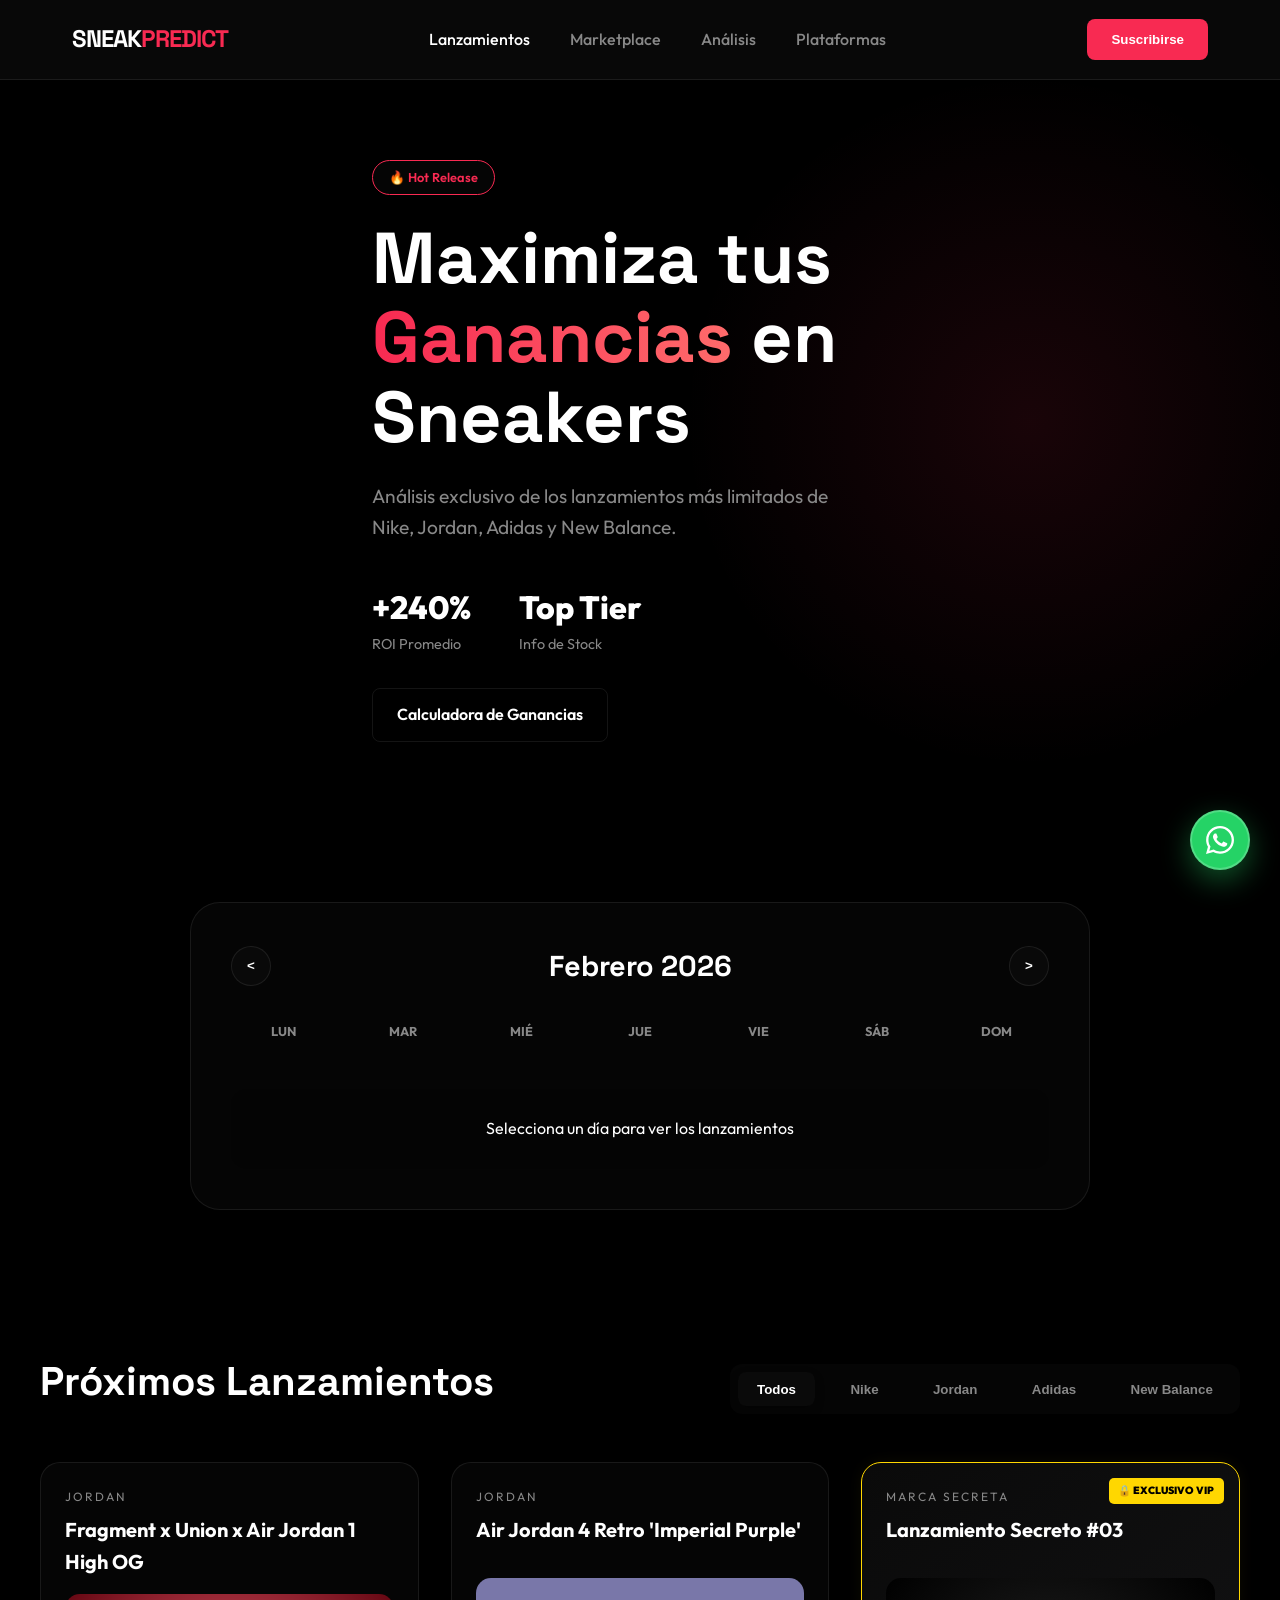
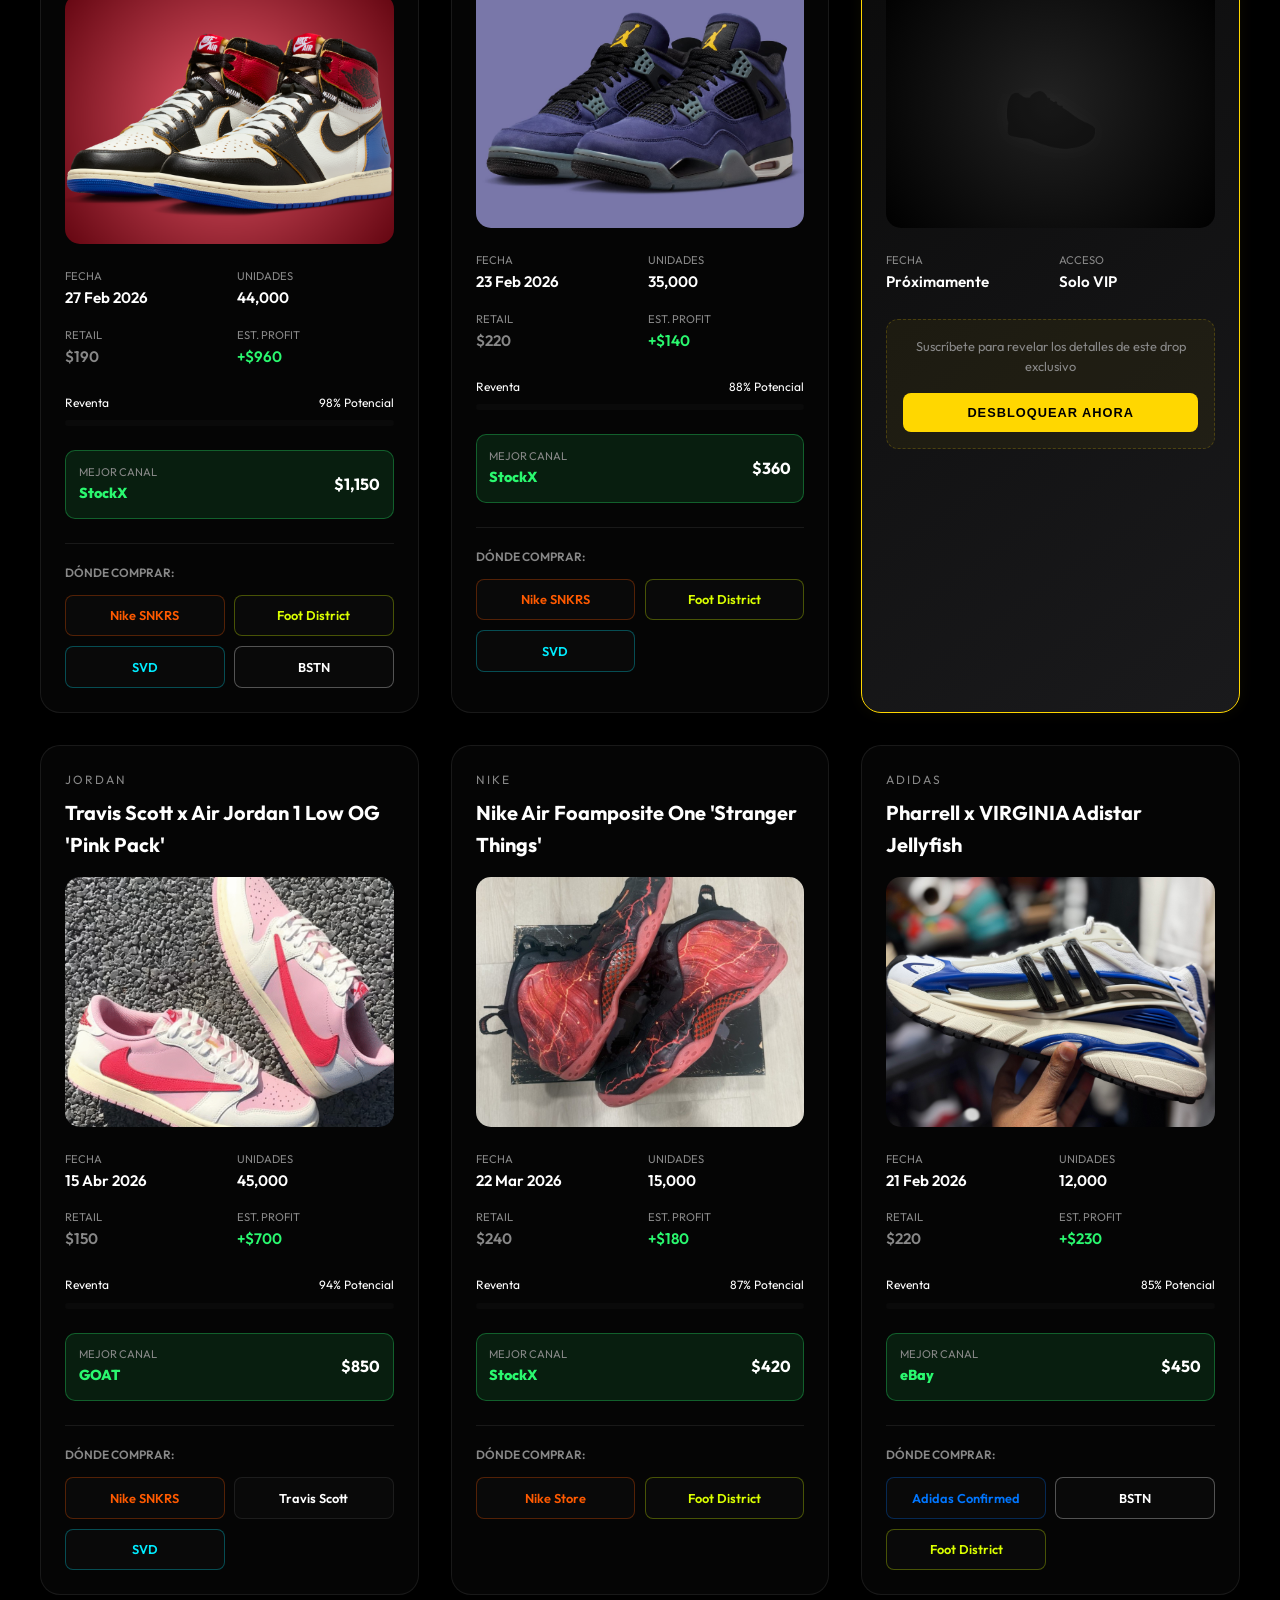
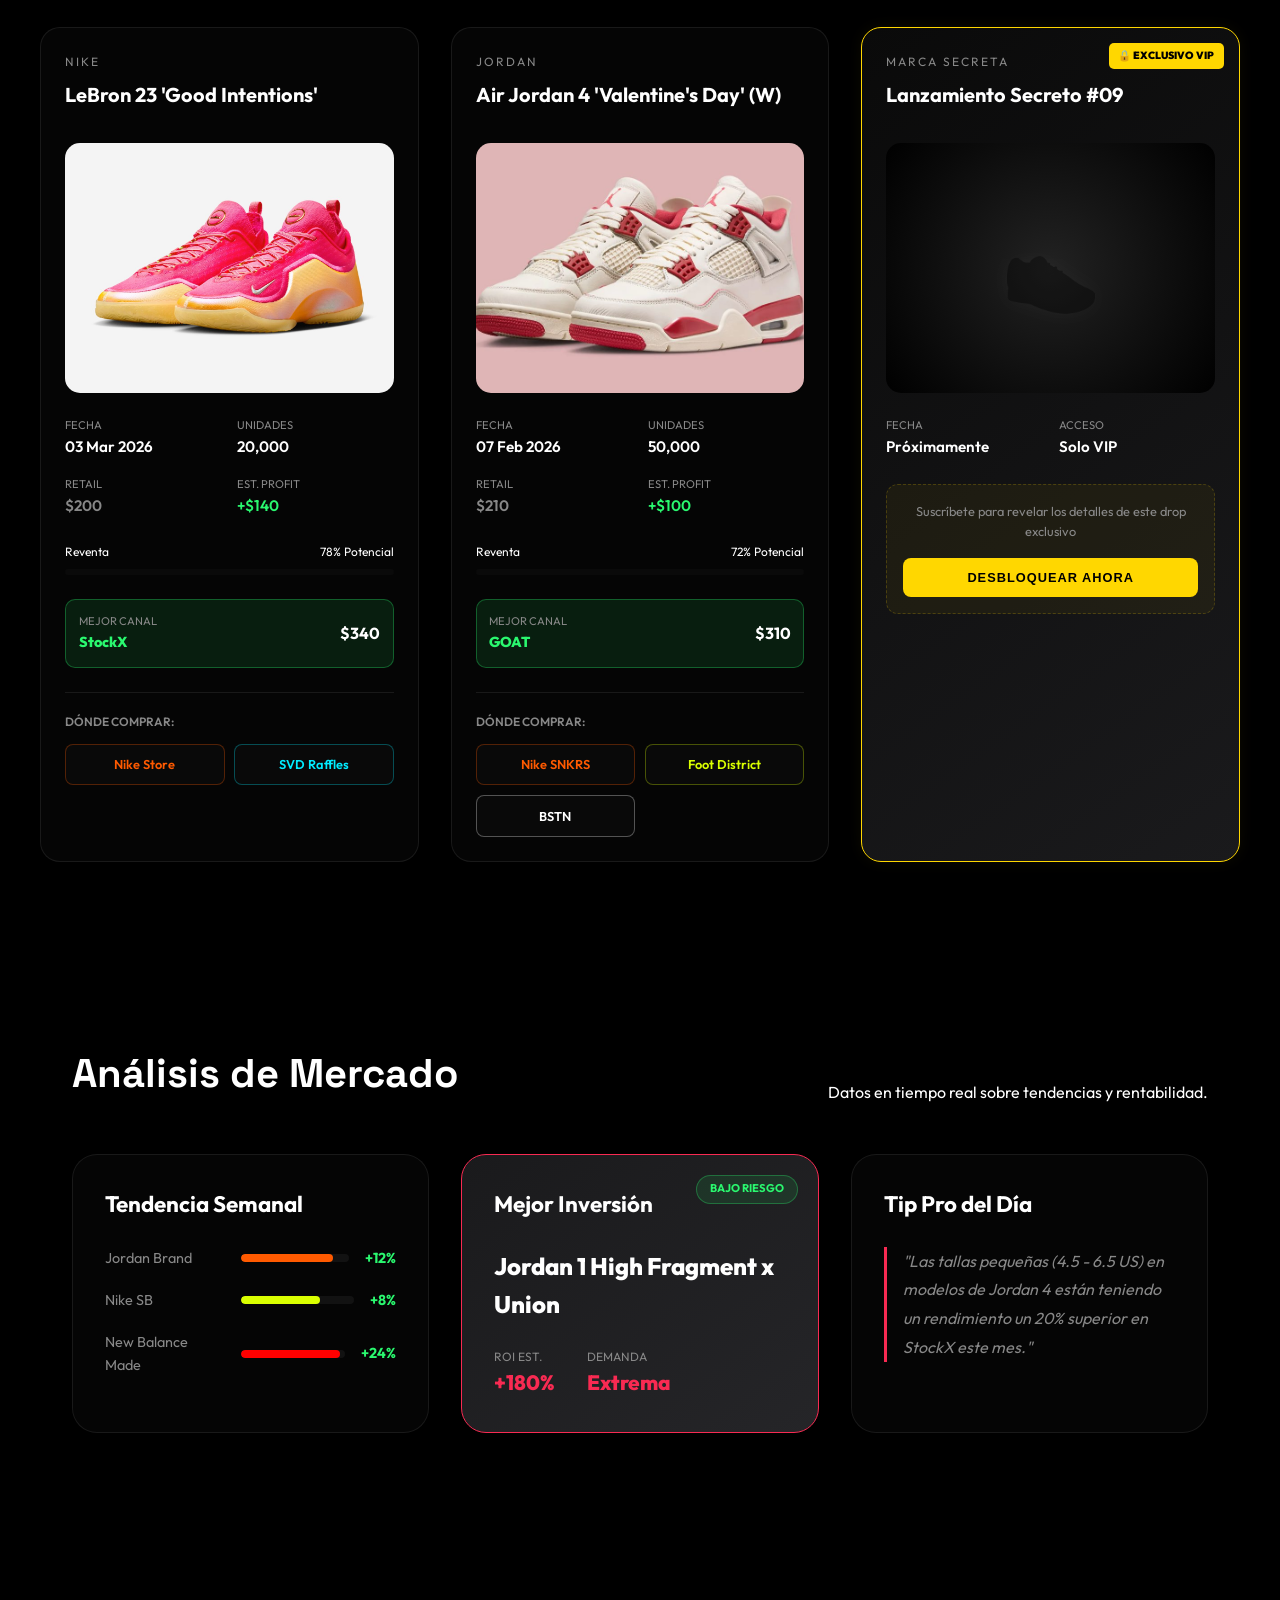
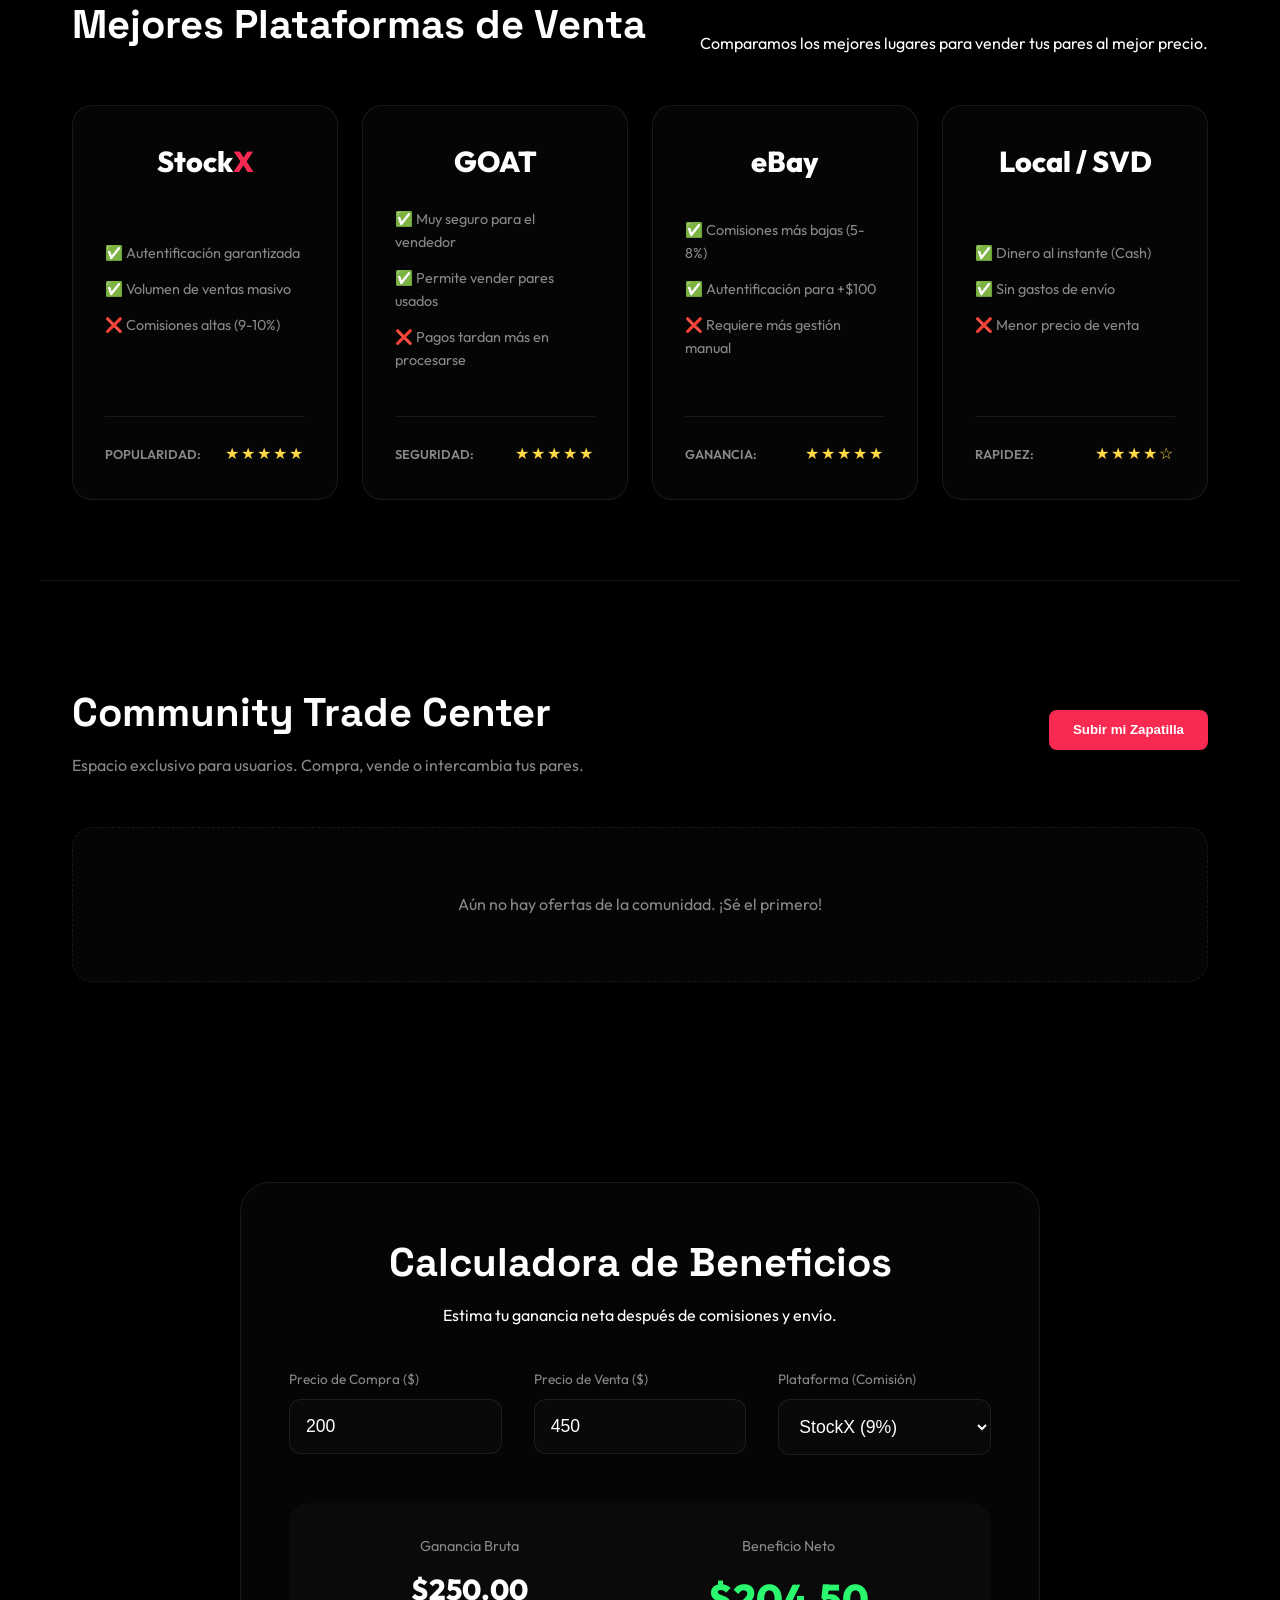
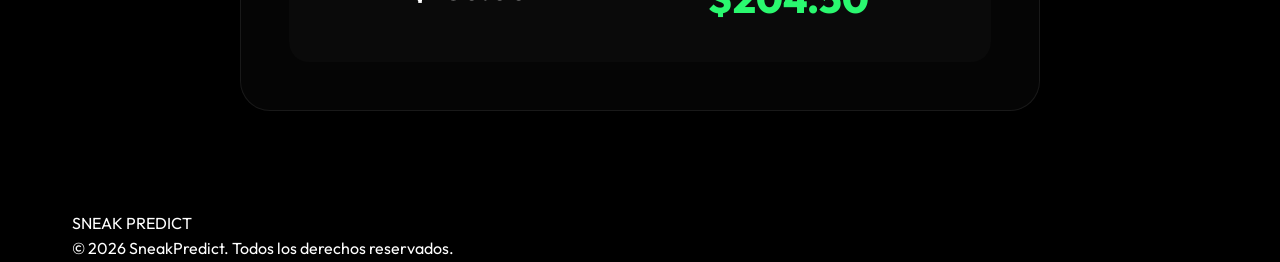
<file: index.html>
<!DOCTYPE html>
<html lang="es">

<head>
    <meta charset="UTF-8">
    <meta name="viewport" content="width=device-width, initial-scale=1.0">
    <link rel="stylesheet" href="style.css?v=1240">
    <link rel="preconnect" href="https://fonts.googleapis.com">
    <link rel="preconnect" href="https://fonts.gstatic.com" crossorigin>
    <link
        href="https://fonts.googleapis.com/css2?family=Outfit:wght@300;400;600;800&family=Space+Grotesk:wght@300;500;700&display=swap"
        rel="stylesheet">
</head>

<body>
    <header>
        <nav class="container">
            <div class="logo">SNEAK<span>PREDICT</span></div>
            <ul class="nav-links">
                <li><a href="#lanzamientos" class="active">Lanzamientos</a></li>
                <li><a href="#marketplace">Marketplace</a></li>
                <li><a href="#analisis">Análisis</a></li>
                <li><a href="#plataformas">Plataformas</a></li>
            </ul>
            <div class="header-actions">
                <button class="btn-primary">Suscribirse</button>
            </div>
        </nav>
    </header>

    <main>
        <section class="hero">
            <div class="container hero-content">
                <div class="badge">🔥 Hot Release</div>
                <h1>Maximiza tus <br><span>Ganancias</span> en Sneakers</h1>
                <p>Análisis exclusivo de los lanzamientos más limitados de Nike, Jordan, Adidas y New Balance.</p>
                <div class="hero-stats">
                    <div class="stat">
                        <span class="stat-value">+240%</span>
                        <span class="stat-label">ROI Promedio</span>
                    </div>
                    <div class="stat">
                        <span class="stat-value">Top Tier</span>
                        <span class="stat-label">Info de Stock</span>
                    </div>
                </div>
                <div class="hero-actions" style="margin-top: 2rem;">
                    <a href="#calculadora" class="btn-secondary">Calculadora de Ganancias</a>
                </div>
            </div>
            <div class="hero-image">
                <div class="glow-effect"></div>
            </div>
        </section>

        <section id="calendario" class="calendario container">
            <div class="calendar-wrapper">
                <div class="calendar-header">
                    <button id="prevMonth" class="cal-btn">&lt;</button>
                    <h2 id="monthDisplay">Febrero 2026</h2>
                    <button id="nextMonth" class="cal-btn">&gt;</button>
                </div>
                <div class="calendar-grid">
                    <div class="day-name">Lun</div>
                    <div class="day-name">Mar</div>
                    <div class="day-name">Mié</div>
                    <div class="day-name">Jue</div>
                    <div class="day-name">Vie</div>
                    <div class="day-name">Sáb</div>
                    <div class="day-name">Dom</div>
                    <!-- Los días se generarán dinámicamente -->
                    <div class="days-container" id="daysContainer"></div>
                </div>
                <div id="dayInfo" class="day-info">
                    <p>Selecciona un día para ver los lanzamientos</p>
                </div>
            </div>
        </section>

        <section id="lanzamientos" class="lanzamientos container">
            <div class="section-header">
                <h2>Próximos Lanzamientos</h2>
                <div class="filters">
                    <button class="filter-btn active" data-brand="all">Todos</button>
                    <button class="filter-btn" data-brand="nike">Nike</button>
                    <button class="filter-btn" data-brand="jordan">Jordan</button>
                    <button class="filter-btn" data-brand="adidas">Adidas</button>
                    <button class="filter-btn" data-brand="new-balance">New Balance</button>
                </div>
            </div>

            <div class="sneaker-grid" id="sneakerGrid">
                <!-- Los sneakers se cargarán mediante JS -->
            </div>
        </section>

        <section id="analisis" class="analisis container">
            <div class="section-header">
                <h2>Análisis de Mercado</h2>
                <p>Datos en tiempo real sobre tendencias y rentabilidad.</p>
            </div>
            <div class="analisis-grid">
                <div class="analisis-card">
                    <h3>Tendencia Semanal</h3>
                    <div class="trend-item">
                        <span>Jordan Brand</span>
                        <div class="trend-bar">
                            <div class="trend-fill" style="width: 85%; background: #ff5a00;"></div>
                        </div>
                        <span class="trend-pct">+12%</span>
                    </div>
                    <div class="trend-item">
                        <span>Nike SB</span>
                        <div class="trend-bar">
                            <div class="trend-fill" style="width: 70%; background: #daff00;"></div>
                        </div>
                        <span class="trend-pct">+8%</span>
                    </div>
                    <div class="trend-item">
                        <span>New Balance Made</span>
                        <div class="trend-bar">
                            <div class="trend-fill" style="width: 95%; background: #ff0000;"></div>
                        </div>
                        <span class="trend-pct">+24%</span>
                    </div>
                </div>

                <div class="analisis-card highlight">
                    <div class="risk-badge">Bajo Riesgo</div>
                    <h3>Mejor Inversión</h3>
                    <p class="investment-name">Jordan 1 High Fragment x Union</p>
                    <div class="investment-stats">
                        <div class="i-stat">
                            <span class="i-label">ROI Est.</span>
                            <span class="i-val">+180%</span>
                        </div>
                        <div class="i-stat">
                            <span class="i-label">Demanda</span>
                            <span class="i-val">Extrema</span>
                        </div>
                    </div>
                </div>

                <div class="analisis-card">
                    <h3>Tip Pro del Día</h3>
                    <p class="pro-tip">"Las tallas pequeñas (4.5 - 6.5 US) en modelos de Jordan 4 están teniendo un
                        rendimiento un 20% superior en StockX este mes."</p>
                </div>
            </div>
        </section>

        <section id="plataformas" class="plataformas container">
            <div class="section-header">
                <h2>Mejores Plataformas de Venta</h2>
                <p>Comparamos los mejores lugares para vender tus pares al mejor precio.</p>
            </div>
            <div class="platforms-grid">
                <div class="platform-card">
                    <div class="platform-logo">Stock<span>X</span></div>
                    <ul class="platform-features">
                        <li>✅ Autentificación garantizada</li>
                        <li>✅ Volumen de ventas masivo</li>
                        <li>❌ Comisiones altas (9-10%)</li>
                    </ul>
                    <div class="platform-rating">
                        <span>Popularidad:</span>
                        <div class="stars">★★★★★</div>
                    </div>
                </div>

                <div class="platform-card">
                    <div class="platform-logo">GOAT</div>
                    <ul class="platform-features">
                        <li>✅ Muy seguro para el vendedor</li>
                        <li>✅ Permite vender pares usados</li>
                        <li>❌ Pagos tardan más en procesarse</li>
                    </ul>
                    <div class="platform-rating">
                        <span>Seguridad:</span>
                        <div class="stars">★★★★★</div>
                    </div>
                </div>

                <div class="platform-card">
                    <div class="platform-logo">eBay</div>
                    <ul class="platform-features">
                        <li>✅ Comisiones más bajas (5-8%)</li>
                        <li>✅ Autentificación para +$100</li>
                        <li>❌ Requiere más gestión manual</li>
                    </ul>
                    <div class="platform-rating">
                        <span>Ganancia:</span>
                        <div class="stars">★★★★★</div>
                    </div>
                </div>

                <div class="platform-card">
                    <div class="platform-logo">Local / SVD</div>
                    <ul class="platform-features">
                        <li>✅ Dinero al instante (Cash)</li>
                        <li>✅ Sin gastos de envío</li>
                        <li>❌ Menor precio de venta</li>
                    </ul>
                    <div class="platform-rating">
                        <span>Rapidez:</span>
                        <div class="stars">★★★★☆</div>
                    </div>
                </div>
            </div>
        </section>

        <section id="marketplace" class="marketplace container">
            <div class="marketplace-header">
                <div class="header-text">
                    <h2>Community Trade Center</h2>
                    <p>Espacio exclusivo para usuarios. Compra, vende o intercambia tus pares.</p>
                </div>
                <button class="btn-primary" id="openListModal">Subir mi Zapatilla</button>
            </div>

            <div class="user-listings-grid" id="userListingsGrid">
                <!-- Se llenará dinámicamente -->
                <div class="empty-state">
                    <p>Aún no hay ofertas de la comunidad. ¡Sé el primero!</p>
                </div>
            </div>
        </section>

        <section id="calculadora" class="calculadora container">
            <div class="calculator-card">
                <div class="calc-header">
                    <h2>Calculadora de Beneficios</h2>
                    <p>Estima tu ganancia neta después de comisiones y envío.</p>
                </div>
                <div class="calc-body">
                    <div class="input-group">
                        <label>Precio de Compra ($)</label>
                        <input type="number" id="buyPrice" value="200">
                    </div>
                    <div class="input-group">
                        <label>Precio de Venta ($)</label>
                        <input type="number" id="sellPrice" value="450">
                    </div>
                    <div class="input-group">
                        <label>Plataforma (Comisión)</label>
                        <select id="platform">
                            <option value="0.09">StockX (9%)</option>
                            <option value="0.10">GOAT (10%)</option>
                            <option value="0.05">eBay (5%)</option>
                            <option value="0">Directo (0%)</option>
                        </select>
                    </div>
                    <div class="calc-result">
                        <div class="result-item">
                            <span class="res-label">Ganancia Bruta</span>
                            <span class="res-value" id="grossProfit">$250.00</span>
                        </div>
                        <div class="result-item highlight">
                            <span class="res-label">Beneficio Neto</span>
                            <span class="res-value" id="netProfit">$204.50</span>
                        </div>
                    </div>
                </div>
            </div>
        </section>
    </main>

    <!-- Modal para Subir Producto (Marketplace) -->
    <div id="listModal" class="modal">
        <div class="modal-content">
            <span class="close-modal" id="closeListModal">&times;</span>
            <div class="modal-header">
                <h3>Subir Producto al Marketplace</h3>
                <p>Recuerda: Máximo 3 artículos por usuario.</p>
            </div>
            <form id="listingForm" class="vip-form">
                <div class="form-row">
                    <input type="text" id="itemName" placeholder="Modelo de la zapatilla (ej: Jordan 4 SB Pine Green)"
                        required>
                </div>
                <div class="form-row">
                    <input type="text" id="itemSize" placeholder="Talla (US)" required>
                    <input type="number" id="itemPrice" placeholder="Precio (€)" required>
                </div>
                <div class="form-row">
                    <select id="itemCondition" required>
                        <option value="" disabled selected>Estado del par</option>
                        <option value="DS">Deadstock (Nuevo)</option>
                        <option value="VNDS">VNDS (Casi nuevo)</option>
                        <option value="USED">Usado</option>
                    </select>
                </div>
                <div class="form-row">
                    <input type="text" id="itemContact" placeholder="Tu número de WhatsApp (ej: 34600...)" required>
                </div>
                <div class="form-group" style="margin-top: 1rem;">
                    <label
                        style="font-size: 0.8rem; color: var(--text-muted); display: block; margin-bottom: 0.5rem;">Fotos
                        del producto (URLs de imagen)</label>
                    <input type="text" id="itemImg1" placeholder="URL Foto Principal (Obligatoria)" required
                        style="width: 100%; background: rgba(255,255,255,0.05); border: 1px solid var(--border); padding: 0.8rem; border-radius: 8px; color: white; margin-bottom: 0.5rem;">
                    <div class="form-row">
                        <input type="text" id="itemImg2" placeholder="URL Foto 2 (Opcional)">
                        <input type="text" id="itemImg3" placeholder="URL Foto 3 (Opcional)">
                    </div>
                </div>
                <button type="submit" class="btn-primary" style="margin-top: 1rem;">Publicar Anuncio</button>
            </form>
        </div>
    </div>

    <!-- Modal de Suscripción VIP -->
    <div id="alertModal" class="modal">
        <div class="modal-content vip-modal">
            <span class="close-modal">&times;</span>
            <div class="vip-header">
                <div class="vip-badge">PREMIUM ACCESS</div>
                <h3>SneakPredict VIP</h3>
                <div class="vip-price">9,99€<span>/mes</span></div>
            </div>

            <div class="vip-benefits">
                <div class="benefit-item">
                    <span class="benefit-icon">🔓</span>
                    <div class="benefit-text">
                        <strong>Drops Secretos</strong>
                        <p>Desbloquea todos los lanzamientos exclusivos y de edición limitada.</p>
                    </div>
                </div>
                <div class="benefit-item">
                    <span class="benefit-icon">⚡</span>
                    <div class="benefit-text">
                        <strong>Alertas Prioritarias</strong>
                        <p>Notificaciones 15 min antes del drop y alertas de restock inmediato.</p>
                    </div>
                </div>
                <div class="benefit-item">
                    <span class="benefit-icon">📈</span>
                    <div class="benefit-text">
                        <strong>Análisis de Reventa</strong>
                        <p>Predicciones de precio basadas en datos de StockX y GOAT.</p>
                    </div>
                </div>
            </div>

            <form id="alertForm" class="vip-form">
                <input type="email" placeholder="Tu correo electrónico principal" required>
                <p class="form-disclaimer">Al hacer clic, serás redirigido a la pasarela de pago segura.</p>
                <button type="submit" class="btn-primary vip-btn">Suscribirse y Pagar 9.99€</button>
            </form>

            <div class="payment-methods">
                <span>Paga de forma segura con:</span>
                <div class="payment-icons">💳 PayPal · Stripe · Visa</div>
            </div>
        </div>
    </div>

    <footer class="container">
        <div class="footer-content">
            <div class="footer-logo">SNEAK PREDICT</div>
            <p>&copy; 2026 SneakPredict. Todos los derechos reservados.</p>
    </footer>
    <div class="floating-contact">
        <div class="contact-label">¿Dudas? Pregúntame sin compromiso</div>
        <a href="https://wa.me/34667931574?text=Hola!%20Tengo%20algunas%20dudas%20sobre%20SneakPredict%20VIP"
            class="whatsapp-btn" target="_blank">
            <svg viewBox="0 0 448 512">
                <path
                    d="M380.9 97.1C339 55.1 283.2 32 223.9 32c-122.4 0-222 99.6-222 222 0 39.1 10.2 77.3 29.6 111L0 480l117.7-30.9c32.4 17.7 68.9 27 106.1 27h.1c122.3 0 224.1-99.6 224.1-222 0-59.3-25.2-115-67.1-157zm-157 341.6c-33.2 0-65.7-8.9-94-25.7l-6.7-4-69.8 18.3L72 359.2l-4.4-7c-18.5-29.4-28.2-63.3-28.2-98.2 0-101.7 82.8-184.5 184.6-184.5 49.3 0 95.6 19.2 130.4 54.1 34.8 34.9 56.2 81.2 56.1 130.5 0 101.8-84.9 184.6-186.6 184.6zm101.2-138.2c-5.5-2.8-32.8-16.2-37.9-18-5.1-1.9-8.8-2.8-12.5 2.8-3.7 5.6-14.3 18-17.6 21.8-3.2 3.7-6.5 4.2-12 1.4-5.5-2.8-23.2-8.5-44.2-27.4-16.3-14.5-27.3-32.5-30.5-38-3.2-5.6-.4-8.6 2.4-11.3 2.5-2.4 5.5-6.5 8.3-9.7 2.8-3.3 3.7-5.6 5.5-9.3 1.8-3.7.9-6.9-.5-9.7-1.4-2.8-12.5-30.1-17.1-41.2-4.5-10.8-9.1-9.3-12.5-9.5-3.2-.2-6.9-.2-10.6-.2-3.7 0-9.7 1.4-14.8 6.9-5.1 5.6-19.4 19-19.4 46.3 0 27.3 20.3 53.7 23.1 57.4 2.8 3.7 39.9 60.9 96.6 85.3 13.5 5.8 24 9.3 32.1 11.9 13.5 4.3 25.8 3.7 35.5 2.3 10.8-1.6 32.8-13.4 37.4-26.4 4.6-13 4.6-24.1 3.2-26.4-1.3-2.5-5-3.9-10.5-6.6z" />
            </svg>
        </a>
    </div>
    <script src="script.js?v=123"></script>


</body>

</html>
</file>
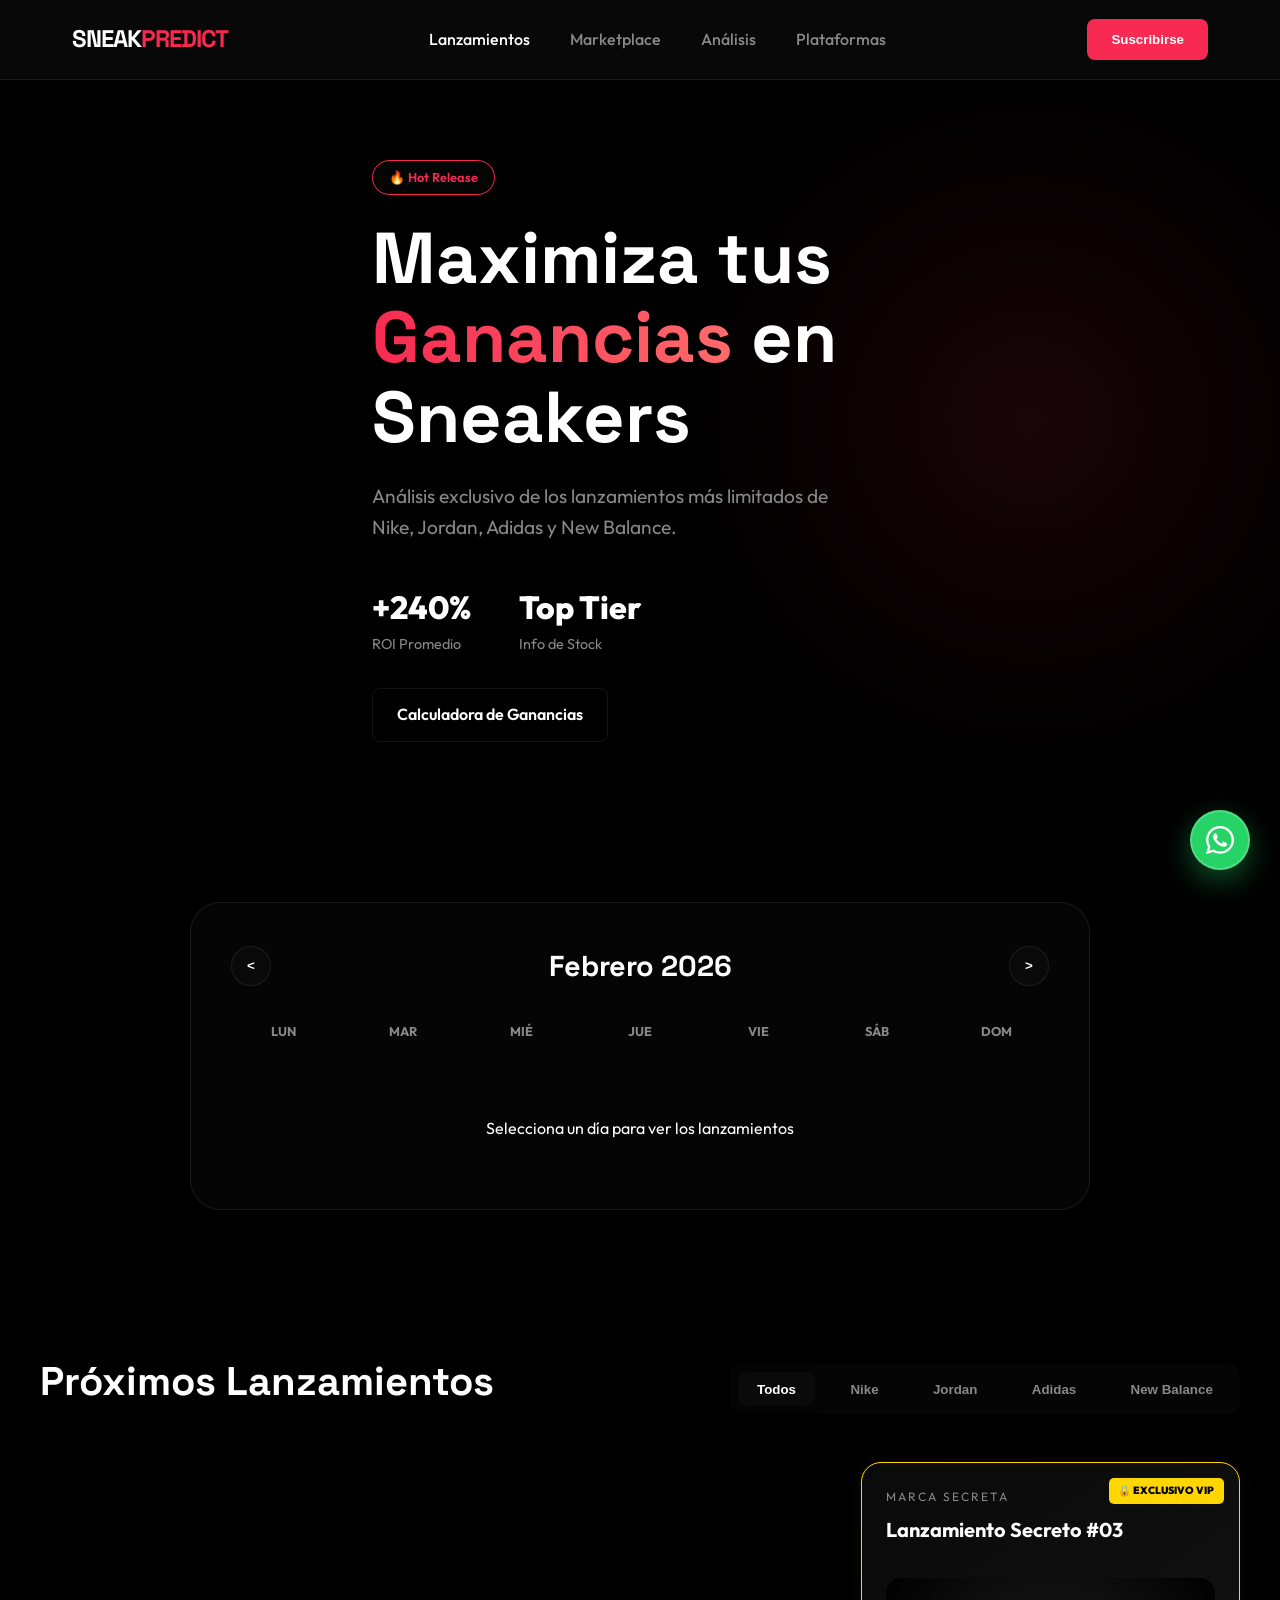
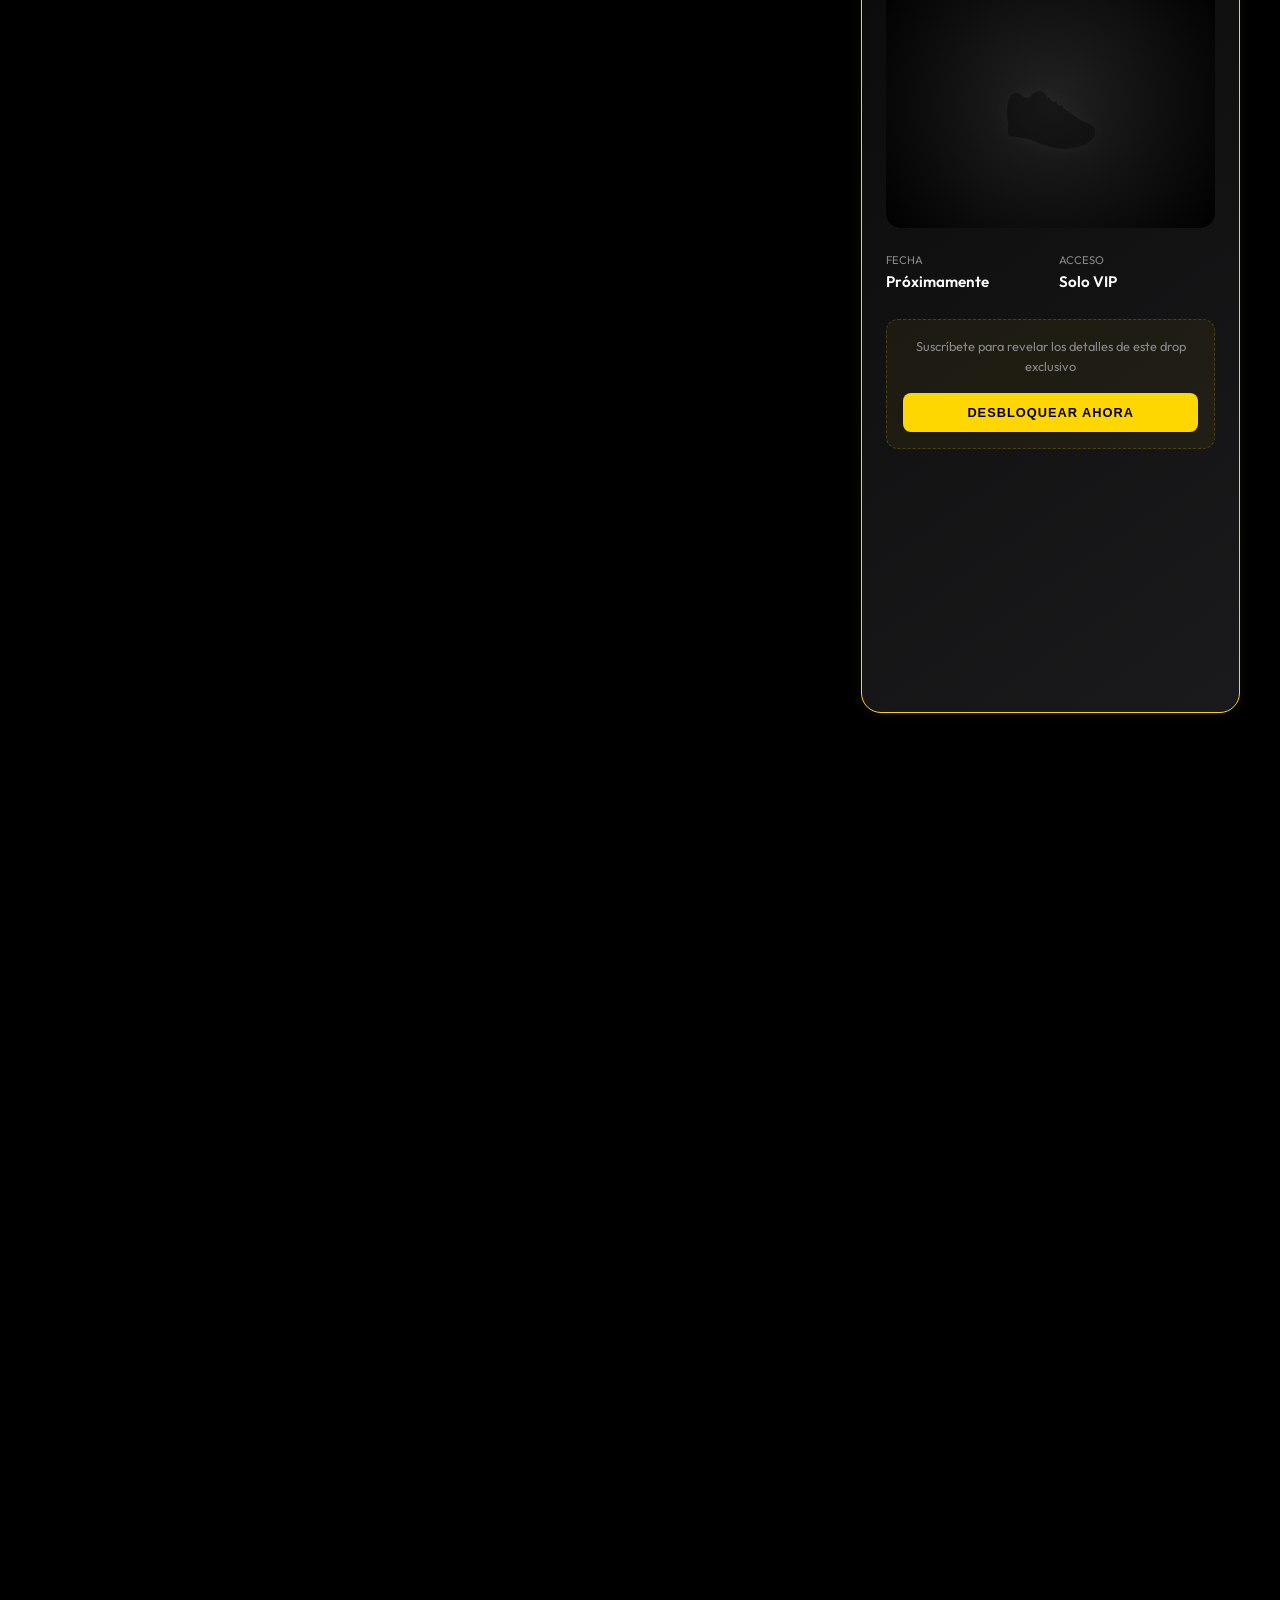
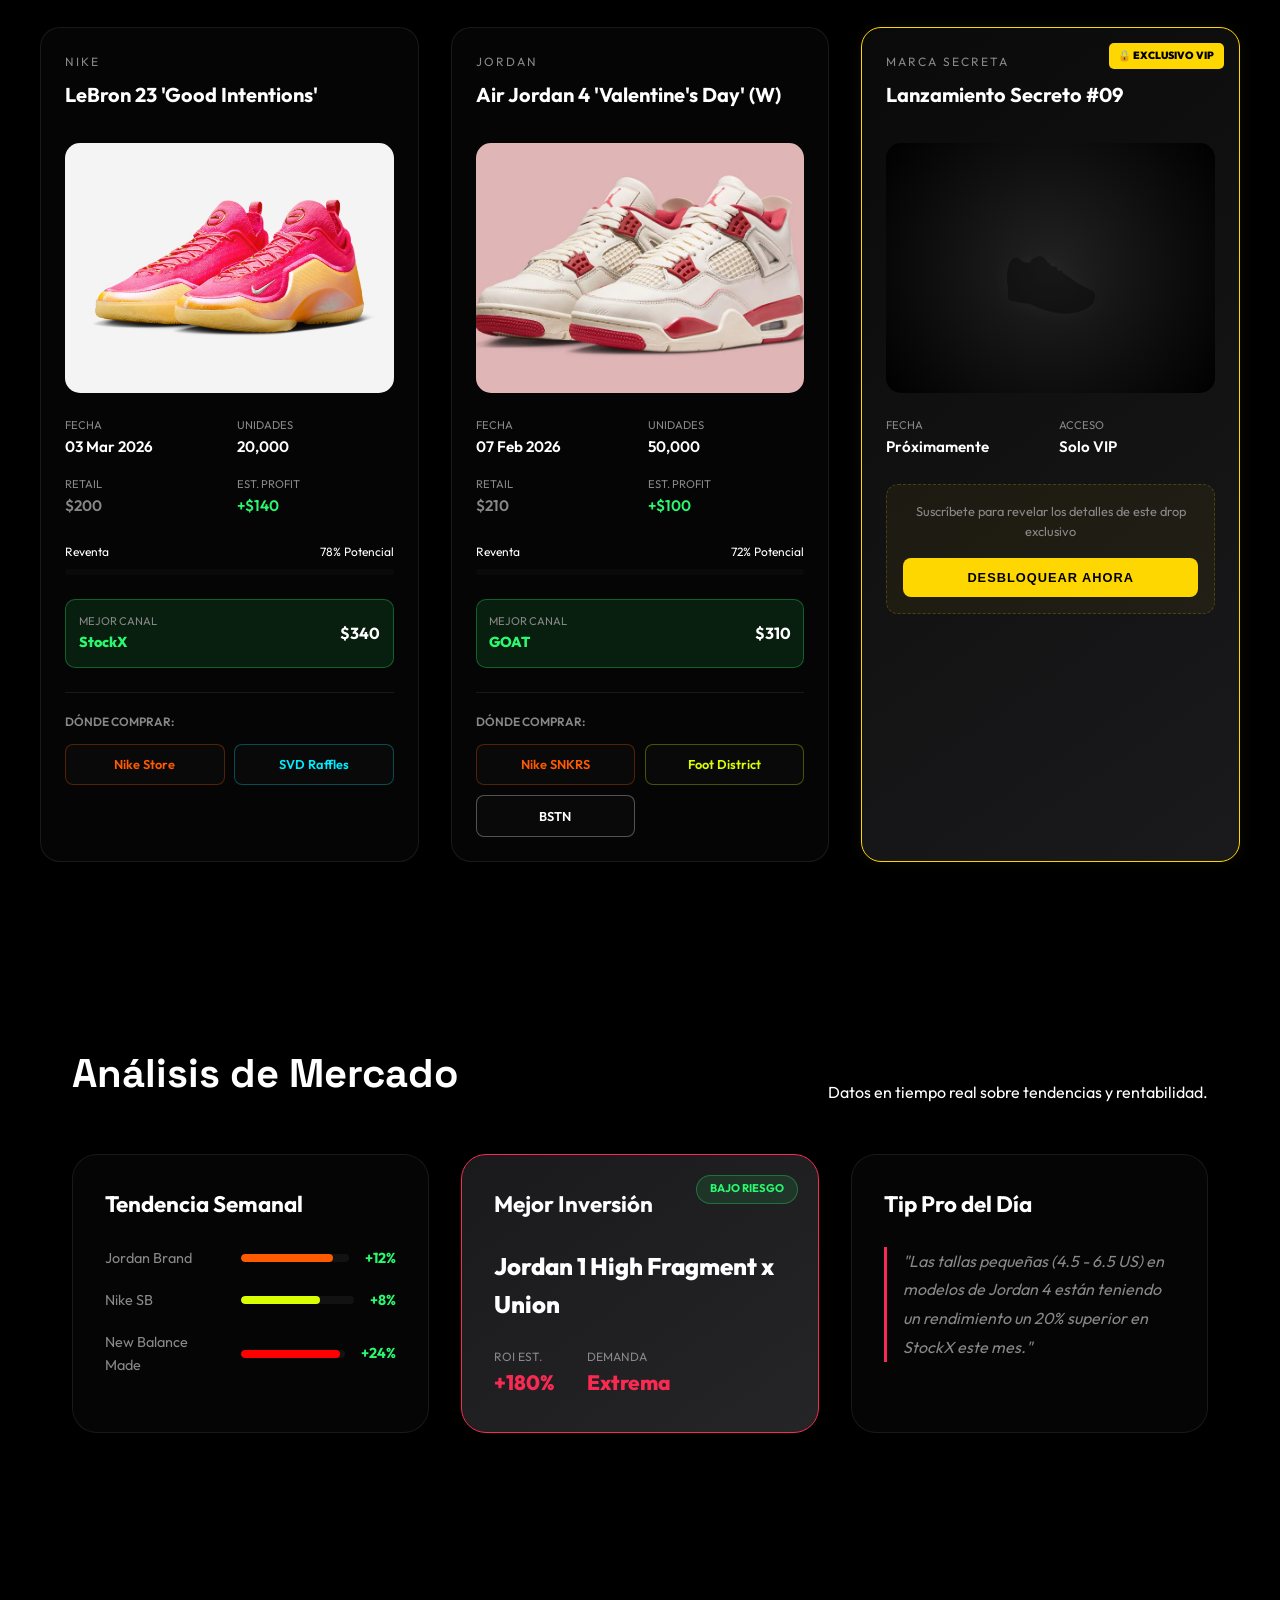
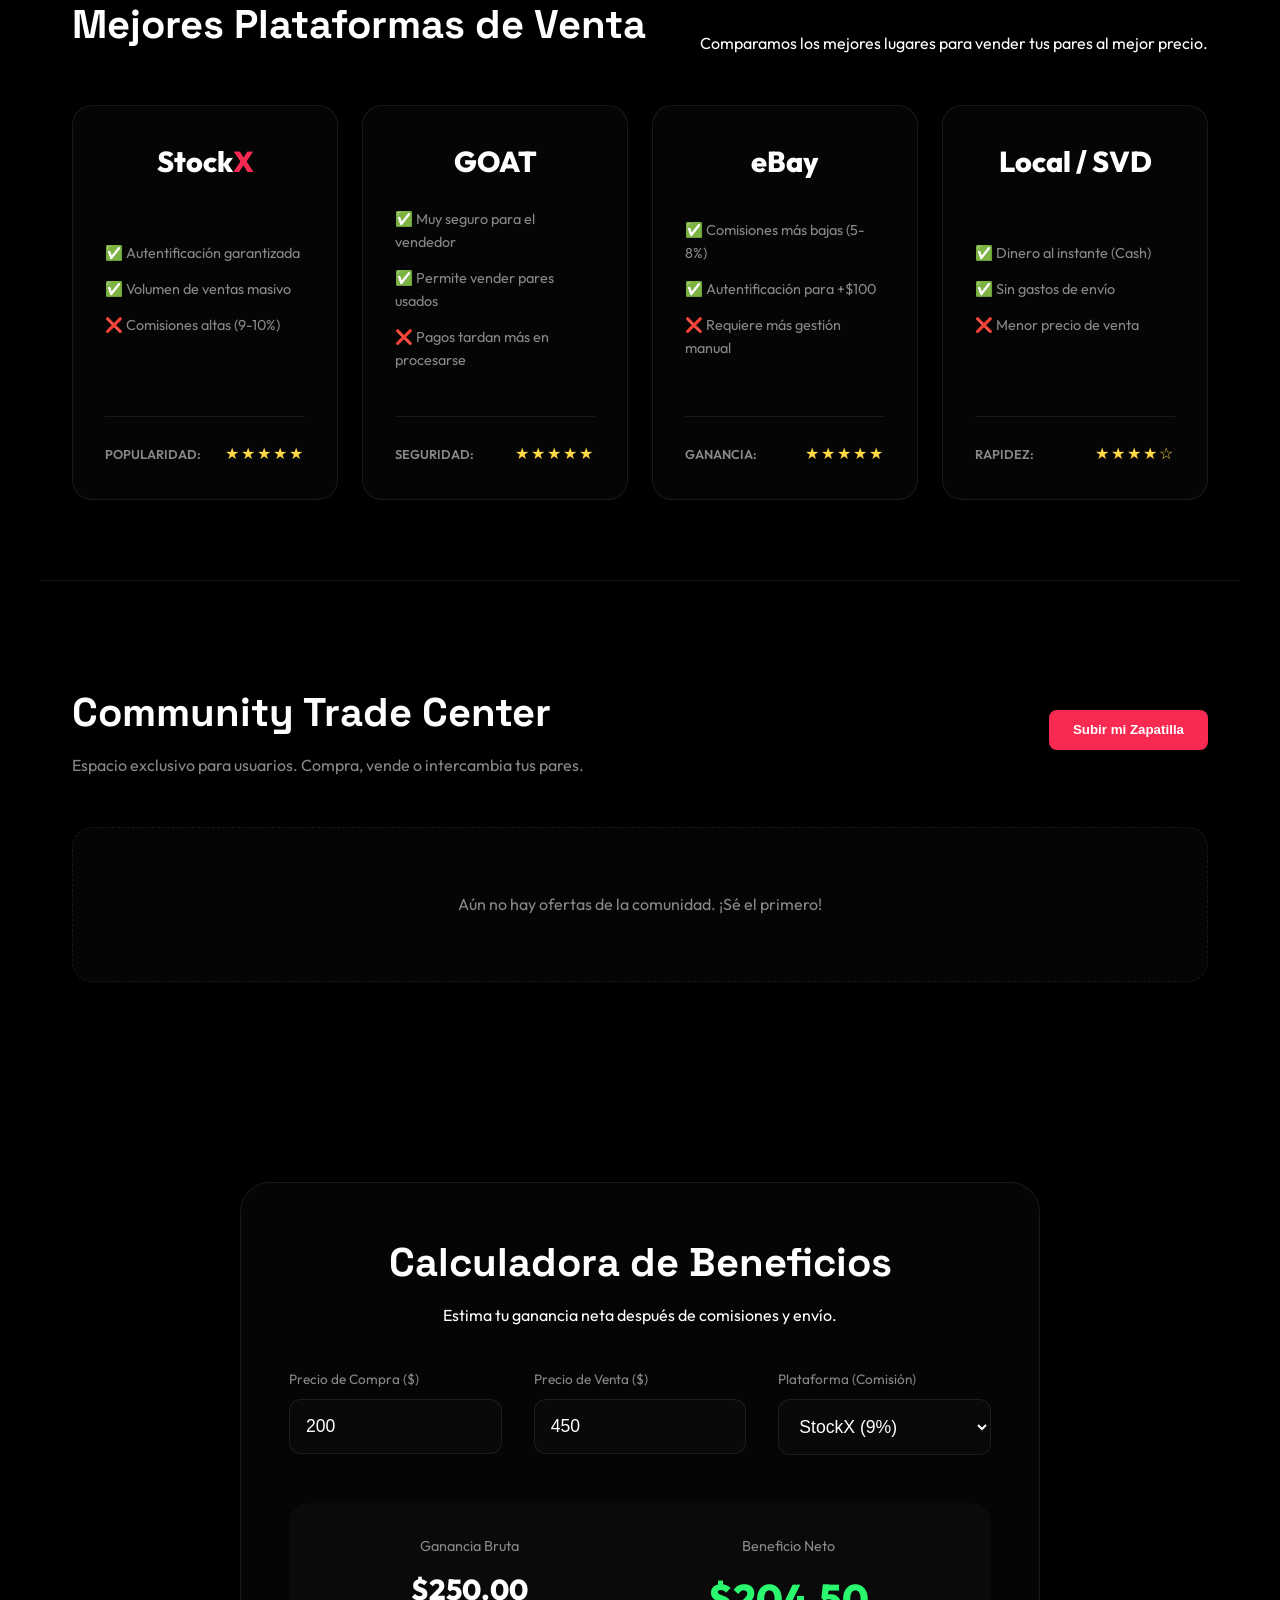
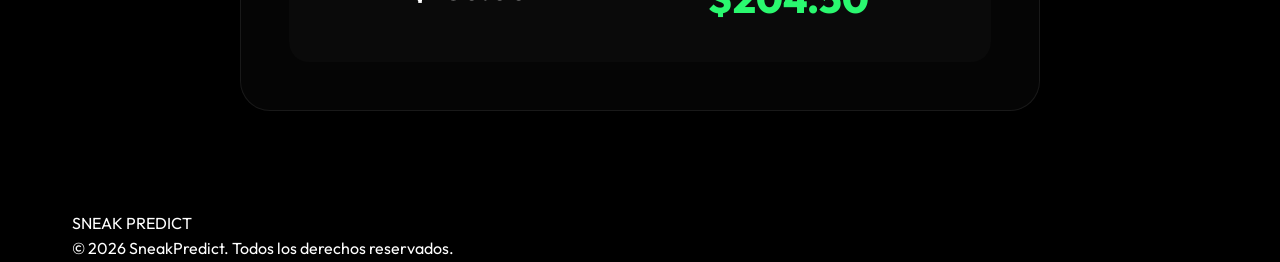
<file: prueba ia/index.html>
<!DOCTYPE html>
<html lang="es">

<head>
    <meta charset="UTF-8">
    <meta name="viewport" content="width=device-width, initial-scale=1.0">
    <link rel="stylesheet" href="style.css?v=1235">
    <link rel="preconnect" href="https://fonts.googleapis.com">
    <link rel="preconnect" href="https://fonts.gstatic.com" crossorigin>
    <link
        href="https://fonts.googleapis.com/css2?family=Outfit:wght@300;400;600;800&family=Space+Grotesk:wght@300;500;700&display=swap"
        rel="stylesheet">
</head>

<body>
    <header>
        <nav class="container">
            <div class="logo">SNEAK<span>PREDICT</span></div>
            <ul class="nav-links">
                <li><a href="#lanzamientos" class="active">Lanzamientos</a></li>
                <li><a href="#marketplace">Marketplace</a></li>
                <li><a href="#analisis">Análisis</a></li>
                <li><a href="#plataformas">Plataformas</a></li>
            </ul>
            <div class="header-actions">
                <button class="btn-primary">Suscribirse</button>
            </div>
        </nav>
    </header>

    <main>
        <section class="hero">
            <div class="container hero-content">
                <div class="badge">🔥 Hot Release</div>
                <h1>Maximiza tus <br><span>Ganancias</span> en Sneakers</h1>
                <p>Análisis exclusivo de los lanzamientos más limitados de Nike, Jordan, Adidas y New Balance.</p>
                <div class="hero-stats">
                    <div class="stat">
                        <span class="stat-value">+240%</span>
                        <span class="stat-label">ROI Promedio</span>
                    </div>
                    <div class="stat">
                        <span class="stat-value">Top Tier</span>
                        <span class="stat-label">Info de Stock</span>
                    </div>
                </div>
                <div class="hero-actions" style="margin-top: 2rem;">
                    <a href="#calculadora" class="btn-secondary">Calculadora de Ganancias</a>
                </div>
            </div>
            <div class="hero-image">
                <div class="glow-effect"></div>
            </div>
        </section>

        <section id="calendario" class="calendario container">
            <div class="calendar-wrapper">
                <div class="calendar-header">
                    <button id="prevMonth" class="cal-btn">&lt;</button>
                    <h2 id="monthDisplay">Febrero 2026</h2>
                    <button id="nextMonth" class="cal-btn">&gt;</button>
                </div>
                <div class="calendar-grid">
                    <div class="day-name">Lun</div>
                    <div class="day-name">Mar</div>
                    <div class="day-name">Mié</div>
                    <div class="day-name">Jue</div>
                    <div class="day-name">Vie</div>
                    <div class="day-name">Sáb</div>
                    <div class="day-name">Dom</div>
                    <!-- Los días se generarán dinámicamente -->
                    <div class="days-container" id="daysContainer"></div>
                </div>
                <div id="dayInfo" class="day-info">
                    <p>Selecciona un día para ver los lanzamientos</p>
                </div>
            </div>
        </section>

        <section id="lanzamientos" class="lanzamientos container">
            <div class="section-header">
                <h2>Próximos Lanzamientos</h2>
                <div class="filters">
                    <button class="filter-btn active" data-brand="all">Todos</button>
                    <button class="filter-btn" data-brand="nike">Nike</button>
                    <button class="filter-btn" data-brand="jordan">Jordan</button>
                    <button class="filter-btn" data-brand="adidas">Adidas</button>
                    <button class="filter-btn" data-brand="new-balance">New Balance</button>
                </div>
            </div>

            <div class="sneaker-grid" id="sneakerGrid">
                <!-- Los sneakers se cargarán mediante JS -->
            </div>
        </section>

        <section id="analisis" class="analisis container">
            <div class="section-header">
                <h2>Análisis de Mercado</h2>
                <p>Datos en tiempo real sobre tendencias y rentabilidad.</p>
            </div>
            <div class="analisis-grid">
                <div class="analisis-card">
                    <h3>Tendencia Semanal</h3>
                    <div class="trend-item">
                        <span>Jordan Brand</span>
                        <div class="trend-bar">
                            <div class="trend-fill" style="width: 85%; background: #ff5a00;"></div>
                        </div>
                        <span class="trend-pct">+12%</span>
                    </div>
                    <div class="trend-item">
                        <span>Nike SB</span>
                        <div class="trend-bar">
                            <div class="trend-fill" style="width: 70%; background: #daff00;"></div>
                        </div>
                        <span class="trend-pct">+8%</span>
                    </div>
                    <div class="trend-item">
                        <span>New Balance Made</span>
                        <div class="trend-bar">
                            <div class="trend-fill" style="width: 95%; background: #ff0000;"></div>
                        </div>
                        <span class="trend-pct">+24%</span>
                    </div>
                </div>

                <div class="analisis-card highlight">
                    <div class="risk-badge">Bajo Riesgo</div>
                    <h3>Mejor Inversión</h3>
                    <p class="investment-name">Jordan 1 High Fragment x Union</p>
                    <div class="investment-stats">
                        <div class="i-stat">
                            <span class="i-label">ROI Est.</span>
                            <span class="i-val">+180%</span>
                        </div>
                        <div class="i-stat">
                            <span class="i-label">Demanda</span>
                            <span class="i-val">Extrema</span>
                        </div>
                    </div>
                </div>

                <div class="analisis-card">
                    <h3>Tip Pro del Día</h3>
                    <p class="pro-tip">"Las tallas pequeñas (4.5 - 6.5 US) en modelos de Jordan 4 están teniendo un
                        rendimiento un 20% superior en StockX este mes."</p>
                </div>
            </div>
        </section>

        <section id="plataformas" class="plataformas container">
            <div class="section-header">
                <h2>Mejores Plataformas de Venta</h2>
                <p>Comparamos los mejores lugares para vender tus pares al mejor precio.</p>
            </div>
            <div class="platforms-grid">
                <div class="platform-card">
                    <div class="platform-logo">Stock<span>X</span></div>
                    <ul class="platform-features">
                        <li>✅ Autentificación garantizada</li>
                        <li>✅ Volumen de ventas masivo</li>
                        <li>❌ Comisiones altas (9-10%)</li>
                    </ul>
                    <div class="platform-rating">
                        <span>Popularidad:</span>
                        <div class="stars">★★★★★</div>
                    </div>
                </div>

                <div class="platform-card">
                    <div class="platform-logo">GOAT</div>
                    <ul class="platform-features">
                        <li>✅ Muy seguro para el vendedor</li>
                        <li>✅ Permite vender pares usados</li>
                        <li>❌ Pagos tardan más en procesarse</li>
                    </ul>
                    <div class="platform-rating">
                        <span>Seguridad:</span>
                        <div class="stars">★★★★★</div>
                    </div>
                </div>

                <div class="platform-card">
                    <div class="platform-logo">eBay</div>
                    <ul class="platform-features">
                        <li>✅ Comisiones más bajas (5-8%)</li>
                        <li>✅ Autentificación para +$100</li>
                        <li>❌ Requiere más gestión manual</li>
                    </ul>
                    <div class="platform-rating">
                        <span>Ganancia:</span>
                        <div class="stars">★★★★★</div>
                    </div>
                </div>

                <div class="platform-card">
                    <div class="platform-logo">Local / SVD</div>
                    <ul class="platform-features">
                        <li>✅ Dinero al instante (Cash)</li>
                        <li>✅ Sin gastos de envío</li>
                        <li>❌ Menor precio de venta</li>
                    </ul>
                    <div class="platform-rating">
                        <span>Rapidez:</span>
                        <div class="stars">★★★★☆</div>
                    </div>
                </div>
            </div>
        </section>

        <section id="marketplace" class="marketplace container">
            <div class="marketplace-header">
                <div class="header-text">
                    <h2>Community Trade Center</h2>
                    <p>Espacio exclusivo para usuarios. Compra, vende o intercambia tus pares.</p>
                </div>
                <button class="btn-primary" id="openListModal">Subir mi Zapatilla</button>
            </div>

            <div class="user-listings-grid" id="userListingsGrid">
                <!-- Se llenará dinámicamente -->
                <div class="empty-state">
                    <p>Aún no hay ofertas de la comunidad. ¡Sé el primero!</p>
                </div>
            </div>
        </section>

        <section id="calculadora" class="calculadora container">
            <div class="calculator-card">
                <div class="calc-header">
                    <h2>Calculadora de Beneficios</h2>
                    <p>Estima tu ganancia neta después de comisiones y envío.</p>
                </div>
                <div class="calc-body">
                    <div class="input-group">
                        <label>Precio de Compra ($)</label>
                        <input type="number" id="buyPrice" value="200">
                    </div>
                    <div class="input-group">
                        <label>Precio de Venta ($)</label>
                        <input type="number" id="sellPrice" value="450">
                    </div>
                    <div class="input-group">
                        <label>Plataforma (Comisión)</label>
                        <select id="platform">
                            <option value="0.09">StockX (9%)</option>
                            <option value="0.10">GOAT (10%)</option>
                            <option value="0.05">eBay (5%)</option>
                            <option value="0">Directo (0%)</option>
                        </select>
                    </div>
                    <div class="calc-result">
                        <div class="result-item">
                            <span class="res-label">Ganancia Bruta</span>
                            <span class="res-value" id="grossProfit">$250.00</span>
                        </div>
                        <div class="result-item highlight">
                            <span class="res-label">Beneficio Neto</span>
                            <span class="res-value" id="netProfit">$204.50</span>
                        </div>
                    </div>
                </div>
            </div>
        </section>
    </main>

    <!-- Modal para Subir Producto (Marketplace) -->
    <div id="listModal" class="modal">
        <div class="modal-content">
            <span class="close-modal" id="closeListModal">&times;</span>
            <div class="modal-header">
                <h3>Subir Producto al Marketplace</h3>
                <p>Recuerda: Máximo 3 artículos por usuario.</p>
            </div>
            <form id="listingForm" class="vip-form">
                <div class="form-row">
                    <input type="text" id="itemName" placeholder="Modelo de la zapatilla (ej: Jordan 4 SB Pine Green)"
                        required>
                </div>
                <div class="form-row">
                    <input type="text" id="itemSize" placeholder="Talla (US)" required>
                    <input type="number" id="itemPrice" placeholder="Precio (€)" required>
                </div>
                <div class="form-row">
                    <select id="itemCondition" required>
                        <option value="" disabled selected>Estado del par</option>
                        <option value="DS">Deadstock (Nuevo)</option>
                        <option value="VNDS">VNDS (Casi nuevo)</option>
                        <option value="USED">Usado</option>
                    </select>
                </div>
                <div class="form-row">
                    <input type="text" id="itemContact" placeholder="Tu número de WhatsApp (ej: 34600...)" required>
                </div>
                <div class="form-group" style="margin-top: 1rem;">
                    <label
                        style="font-size: 0.8rem; color: var(--text-muted); display: block; margin-bottom: 0.5rem;">Fotos
                        del producto (URLs de imagen)</label>
                    <input type="text" id="itemImg1" placeholder="URL Foto Principal (Obligatoria)" required
                        style="width: 100%; background: rgba(255,255,255,0.05); border: 1px solid var(--border); padding: 0.8rem; border-radius: 8px; color: white; margin-bottom: 0.5rem;">
                    <div class="form-row">
                        <input type="text" id="itemImg2" placeholder="URL Foto 2 (Opcional)">
                        <input type="text" id="itemImg3" placeholder="URL Foto 3 (Opcional)">
                    </div>
                </div>
                <button type="submit" class="btn-primary" style="margin-top: 1rem;">Publicar Anuncio</button>
            </form>
        </div>
    </div>

    <!-- Modal de Suscripción VIP -->
    <div id="alertModal" class="modal">
        <div class="modal-content vip-modal">
            <span class="close-modal">&times;</span>
            <div class="vip-header">
                <div class="vip-badge">PREMIUM ACCESS</div>
                <h3>SneakPredict VIP</h3>
                <div class="vip-price">9,99€<span>/mes</span></div>
            </div>

            <div class="vip-benefits">
                <div class="benefit-item">
                    <span class="benefit-icon">🔓</span>
                    <div class="benefit-text">
                        <strong>Drops Secretos</strong>
                        <p>Desbloquea todos los lanzamientos exclusivos y de edición limitada.</p>
                    </div>
                </div>
                <div class="benefit-item">
                    <span class="benefit-icon">⚡</span>
                    <div class="benefit-text">
                        <strong>Alertas Prioritarias</strong>
                        <p>Notificaciones 15 min antes del drop y alertas de restock inmediato.</p>
                    </div>
                </div>
                <div class="benefit-item">
                    <span class="benefit-icon">📈</span>
                    <div class="benefit-text">
                        <strong>Análisis de Reventa</strong>
                        <p>Predicciones de precio basadas en datos de StockX y GOAT.</p>
                    </div>
                </div>
            </div>

            <form id="alertForm" class="vip-form">
                <input type="email" placeholder="Tu correo electrónico principal" required>
                <p class="form-disclaimer">Al hacer clic, serás redirigido a la pasarela de pago segura.</p>
                <button type="submit" class="btn-primary vip-btn">Suscribirse y Pagar 9.99€</button>
            </form>

            <div class="payment-methods">
                <span>Paga de forma segura con:</span>
                <div class="payment-icons">💳 PayPal · Stripe · Visa</div>
            </div>
        </div>
    </div>

    <footer class="container">
        <div class="footer-content">
            <div class="footer-logo">SNEAK PREDICT</div>
            <p>&copy; 2026 SneakPredict. Todos los derechos reservados.</p>
    </footer>
    <div class="floating-contact">
        <div class="contact-label">¿Dudas? Pregúntame sin compromiso</div>
        <a href="https://wa.me/34667931574?text=Hola!%20Tengo%20algunas%20dudas%20sobre%20SneakPredict%20VIP"
            class="whatsapp-btn" target="_blank">
            <svg viewBox="0 0 448 512">
                <path
                    d="M380.9 97.1C339 55.1 283.2 32 223.9 32c-122.4 0-222 99.6-222 222 0 39.1 10.2 77.3 29.6 111L0 480l117.7-30.9c32.4 17.7 68.9 27 106.1 27h.1c122.3 0 224.1-99.6 224.1-222 0-59.3-25.2-115-67.1-157zm-157 341.6c-33.2 0-65.7-8.9-94-25.7l-6.7-4-69.8 18.3L72 359.2l-4.4-7c-18.5-29.4-28.2-63.3-28.2-98.2 0-101.7 82.8-184.5 184.6-184.5 49.3 0 95.6 19.2 130.4 54.1 34.8 34.9 56.2 81.2 56.1 130.5 0 101.8-84.9 184.6-186.6 184.6zm101.2-138.2c-5.5-2.8-32.8-16.2-37.9-18-5.1-1.9-8.8-2.8-12.5 2.8-3.7 5.6-14.3 18-17.6 21.8-3.2 3.7-6.5 4.2-12 1.4-5.5-2.8-23.2-8.5-44.2-27.4-16.3-14.5-27.3-32.5-30.5-38-3.2-5.6-.4-8.6 2.4-11.3 2.5-2.4 5.5-6.5 8.3-9.7 2.8-3.3 3.7-5.6 5.5-9.3 1.8-3.7.9-6.9-.5-9.7-1.4-2.8-12.5-30.1-17.1-41.2-4.5-10.8-9.1-9.3-12.5-9.5-3.2-.2-6.9-.2-10.6-.2-3.7 0-9.7 1.4-14.8 6.9-5.1 5.6-19.4 19-19.4 46.3 0 27.3 20.3 53.7 23.1 57.4 2.8 3.7 39.9 60.9 96.6 85.3 13.5 5.8 24 9.3 32.1 11.9 13.5 4.3 25.8 3.7 35.5 2.3 10.8-1.6 32.8-13.4 37.4-26.4 4.6-13 4.6-24.1 3.2-26.4-1.3-2.5-5-3.9-10.5-6.6z" />
            </svg>
        </a>
    </div>
    <script src="script.js?v=123"></script>


</body>

</html>
</file>
<file: style.css>
:root {
    --primary: #f82a52;
    --bg-dark: #000000;
    --bg-card: #050505;
    --text-main: #ffffff;
    --text-muted: #888888;
    --border: rgba(255, 255, 255, 0.08);
    --glass: rgba(255, 255, 255, 0.02);
    --accent-glow: rgba(248, 42, 82, 0.1);
}

* {
    margin: 0;
    padding: 0;
    box-sizing: border-box;
}

body {
    font-family: 'Outfit', sans-serif;
    background-color: var(--bg-dark);
    color: var(--text-main);
    line-height: 1.6;
    overflow-x: hidden;
}

h1,
h2,
.logo {
    font-family: 'Space Grotesk', sans-serif;
    font-weight: 800;
}

.container {
    max-width: 1200px;
    margin: 0 auto;
    padding: 0 2rem;
}

/* Header & Nav */
header {
    height: 80px;
    display: flex;
    align-items: center;
    position: fixed;
    top: 0;
    width: 100%;
    z-index: 1000;
    background: rgba(10, 10, 11, 0.8);
    backdrop-filter: blur(10px);
    border-bottom: 1px solid var(--border);
}

nav {
    display: flex;
    justify-content: space-between;
    align-items: center;
    width: 100%;
}

.logo {
    font-size: 1.5rem;
    letter-spacing: -1px;
}

.logo span {
    color: var(--primary);
}

.nav-links {
    list-style: none;
    display: flex;
    gap: 2.5rem;
}

.nav-links a {
    text-decoration: none;
    color: var(--text-muted);
    font-weight: 500;
    transition: color 0.3s ease;
}

.nav-links a:hover,
.nav-links a.active {
    color: var(--text-main);
}

.btn-primary {
    background: var(--primary);
    color: white;
    border: none;
    padding: 0.8rem 1.5rem;
    border-radius: 8px;
    font-weight: 600;
    cursor: pointer;
    transition: transform 0.3s ease, box-shadow 0.3s ease;
}

.btn-primary:hover {
    transform: translateY(-2px);
    box-shadow: 0 10px 20px var(--accent-glow);
}

.btn-secondary {
    display: inline-block;
    background: transparent;
    color: var(--text-main);
    border: 1px solid var(--border);
    padding: 0.8rem 1.5rem;
    border-radius: 8px;
    font-weight: 600;
    cursor: pointer;
    text-decoration: none;
    transition: all 0.3s ease;
}

.btn-secondary:hover {
    background: var(--glass);
    border-color: var(--text-main);
}

/* Hero Section */
.hero {
    padding: 160px 0 100px;
    display: flex;
    align-items: center;
    justify-content: space-between;
    min-height: 80vh;
    position: relative;
}

.hero-content {
    max-width: 600px;
    z-index: 2;
}

.badge {
    display: inline-block;
    background: var(--glass);
    padding: 0.4rem 1rem;
    border-radius: 50px;
    font-size: 0.8rem;
    font-weight: 600;
    color: var(--primary);
    margin-bottom: 1.5rem;
    border: 1px solid var(--primary);
}

.hero h1 {
    font-size: 4.5rem;
    line-height: 1.1;
    margin-bottom: 1.5rem;
}

.hero h1 span {
    background: linear-gradient(90deg, var(--primary), #ff6b6b);
    -webkit-background-clip: text;
    background-clip: text;
    -webkit-text-fill-color: transparent;
}

.hero p {
    font-size: 1.2rem;
    color: var(--text-muted);
    margin-bottom: 2.5rem;
    max-width: 500px;
}

.hero-stats {
    display: flex;
    gap: 3rem;
}

.stat {
    display: flex;
    flex-direction: column;
}

.stat-value {
    font-size: 2rem;
    font-weight: 800;
    color: var(--text-main);
}

.stat-label {
    font-size: 0.9rem;
    color: var(--text-muted);
}

.hero-image {
    position: absolute;
    right: -100px;
    top: 50%;
    transform: translateY(-50%);
    width: 700px;
    height: 700px;
    background: radial-gradient(circle, var(--accent-glow) 0%, transparent 70%);
    pointer-events: none;
    z-index: 1;
}

/* Releases Section */
.lanzamientos {
    padding: 100px 0;
}

.section-header {
    display: flex;
    justify-content: space-between;
    align-items: flex-end;
    margin-bottom: 3rem;
}

.section-header h2 {
    font-size: 2.5rem;
}

.filters {
    display: flex;
    gap: 1rem;
    background: var(--bg-card);
    padding: 0.5rem;
    border-radius: 12px;
}

.filter-btn {
    background: transparent;
    border: none;
    color: var(--text-muted);
    padding: 0.6rem 1.2rem;
    border-radius: 8px;
    cursor: pointer;
    font-weight: 600;
    transition: all 0.3s ease;
}

.filter-btn.active {
    background: var(--glass);
    color: var(--text-main);
    box-shadow: 0 4px 10px rgba(0, 0, 0, 0.3);
}

/* Sneaker Grid */
.sneaker-grid {
    display: grid;
    grid-template-columns: repeat(auto-fill, minmax(300px, 1fr));
    gap: 2rem;
}

.sneaker-card {
    background: var(--bg-card);
    border: 1px solid var(--border);
    border-radius: 20px;
    padding: 1.5rem;
    transition: transform 0.3s ease, border-color 0.3s ease;
    cursor: pointer;
    position: relative;
    overflow: hidden;
}

.sneaker-card:hover {
    transform: translateY(-10px);
    border-color: var(--primary);
}

.sneaker-brand {
    font-size: 0.75rem;
    text-transform: uppercase;
    letter-spacing: 2px;
    color: var(--text-muted);
    margin-bottom: 0.5rem;
    display: block;
}

.sneaker-card h3 {
    font-size: 1.25rem;
    margin-bottom: 1rem;
    min-height: 3rem;
}

.sneaker-img-container {
    width: 100%;
    height: 250px;
    border-radius: 15px;
    margin-bottom: 1.5rem;
    overflow: hidden;
    background: #080808;
    display: flex;
    align-items: center;
    justify-content: center;
}

.sneaker-img {
    width: 100%;
    height: 100%;
    object-fit: cover;
    transition: transform 0.5s ease;
}

.sneaker-card:hover .sneaker-img {
    transform: scale(1.1);
}

.sneaker-info {
    display: grid;
    grid-template-columns: 1fr 1fr;
    gap: 1rem;
    margin-bottom: 1.5rem;
}

.info-item {
    display: flex;
    flex-direction: column;
}

.info-label {
    font-size: 0.7rem;
    color: var(--text-muted);
    text-transform: uppercase;
}

.info-value {
    font-size: 0.95rem;
    font-weight: 600;
}

.reventa-meter {
    margin-bottom: 1.5rem;
}

.meter-labels {
    display: flex;
    justify-content: space-between;
    font-size: 0.75rem;
    margin-bottom: 0.5rem;
}

.meter-bar {
    height: 6px;
    background: var(--glass);
    border-radius: 10px;
    overflow: hidden;
}

.meter-fill {
    height: 100%;
    background: linear-gradient(90deg, var(--secondary), var(--primary));
    width: 0%;
    transition: width 1s cubic-bezier(0.175, 0.885, 0.32, 1.275);
}

.best-price {
    background: rgba(42, 248, 111, 0.1);
    border: 1px solid rgba(42, 248, 111, 0.3);
    padding: 0.8rem;
    border-radius: 10px;
    display: flex;
    justify-content: space-between;
    align-items: center;
}

.best-price .market {
    color: #2af86f;
    font-weight: 800;
    font-size: 0.9rem;
}

.best-price .price-tag {
    font-weight: 700;
}

/* Animations */
@keyframes fadeInUp {
    from {
        opacity: 0;
        transform: translateY(30px);
    }

    to {
        opacity: 1;
        transform: translateY(0);
    }
}

.sneaker-card {
    animation: fadeInUp 0.6s ease both;
}

.store-links-container {
    margin-top: 1.5rem;
    padding-top: 1.2rem;
    border-top: 1px solid var(--border);
}

.links-title {
    display: block;
    font-size: 0.75rem;
    color: var(--text-muted);
    margin-bottom: 0.8rem;
    text-transform: uppercase;
    font-weight: 600;
}

.links-grid {
    display: grid;
    grid-template-columns: 1fr 1fr;
    gap: 0.6rem;
}

.store-link {
    display: flex;
    align-items: center;
    justify-content: center;
    background: var(--glass);
    color: var(--text-main);
    text-decoration: none;
    padding: 0.6rem;
    border-radius: 8px;
    font-size: 0.8rem;
    font-weight: 600;
    border: 1px solid var(--border);
    transition: all 0.3s ease;
}

.store-link:hover {
    background: var(--primary);
    border-color: var(--primary);
    transform: translateY(-2px);
    color: white;
}

/* Colores específicos por tienda */
.link-nike {
    color: #ff5a00;
    border-color: rgba(255, 90, 0, 0.3);
}

.link-foot {
    color: #daff00;
    border-color: rgba(218, 255, 0, 0.3);
}

.link-svd {
    color: #00ecff;
    border-color: rgba(0, 236, 255, 0.3);
}

.link-bstn {
    color: #ffffff;
    border-color: rgba(255, 255, 255, 0.3);
}

.link-new {
    color: #ff0000;
    border-color: rgba(255, 0, 0, 0.3);
}

.link-adidas {
    color: #0076ff;
    border-color: rgba(0, 118, 255, 0.3);
}

.link-end {
    color: #ff00ff;
    border-color: rgba(255, 0, 255, 0.3);
}

.store-link:hover {
    background: currentColor;
    color: black !important;
    border-color: transparent;
}

/* Calendario Section */
.calendario {
    padding: 60px 2rem 40px;
}

.calendar-wrapper {
    background: var(--bg-card);
    border: 1px solid var(--border);
    border-radius: 30px;
    padding: 2.5rem;
    max-width: 900px;
    margin: 0 auto;
    box-shadow: 0 15px 35px rgba(0, 0, 0, 0.3);
}

.calendar-header {
    display: flex;
    justify-content: space-between;
    align-items: center;
    margin-bottom: 2rem;
}

.calendar-header h2 {
    font-size: 1.8rem;
    color: var(--text-main);
}

.cal-btn {
    background: var(--glass);
    border: 1px solid var(--border);
    color: var(--text-main);
    width: 40px;
    height: 40px;
    border-radius: 50%;
    cursor: pointer;
    font-weight: 700;
    transition: all 0.3s ease;
}

.cal-btn:hover {
    background: var(--primary);
    border-color: var(--primary);
}

.calendar-grid {
    display: grid;
    grid-template-columns: repeat(7, 1fr);
    gap: 0.8rem;
    text-align: center;
}

.day-name {
    font-size: 0.8rem;
    font-weight: 700;
    color: var(--text-muted);
    text-transform: uppercase;
    padding-bottom: 1rem;
}

.days-container {
    display: contents;
}

.calendar-day {
    position: relative;
    aspect-ratio: 1;
    display: flex;
    align-items: center;
    justify-content: center;
    background: rgba(255, 255, 255, 0.02);
    border-radius: 12px;
    font-weight: 500;
    color: var(--text-muted);
    cursor: pointer;
    transition: all 0.2s ease;
    border: 1px solid transparent;
}

.calendar-day:hover {
    background: var(--glass);
    color: var(--text-main);
}

.calendar-day.has-drop {
    color: var(--text-main);
    font-weight: 700;
    border-color: rgba(248, 42, 82, 0.2);
}

.calendar-day.has-drop::after {
    content: '';
    position: absolute;
    bottom: 8px;
    width: 5px;
    height: 5px;
    background: var(--primary);
    border-radius: 50%;
    box-shadow: 0 0 8px var(--primary);
}

.calendar-day.active {
    background: var(--primary);
    color: white;
    box-shadow: 0 8px 15px var(--accent-glow);
}

.calendar-day.empty {
    background: transparent;
    cursor: default;
}

.day-info {
    margin-top: 2rem;
    padding: 1.5rem;
    background: rgba(0, 0, 0, 0.2);
    border-radius: 15px;
    text-align: center;
    min-height: 80px;
    display: flex;
    align-items: center;
    justify-content: center;
}

.drop-item-mini {
    display: flex;
    align-items: center;
    gap: 1rem;
    padding: 0.5rem;
    text-align: left;
    width: 100%;
}

.drop-item-mini .brand-dot {
    width: 10px;
    height: 10px;
    border-radius: 50%;
    flex-shrink: 0;
}

.drop-item-mini span {
    font-size: 0.95rem;
    font-weight: 600;
}

/* Analisis Section */
.analisis {
    padding: 80px 2rem;
}

.analisis-grid {
    display: grid;
    grid-template-columns: repeat(auto-fit, minmax(300px, 1fr));
    gap: 2rem;
}

.analisis-card {
    background: var(--bg-card);
    border: 1px solid var(--border);
    border-radius: 25px;
    padding: 2rem;
    position: relative;
    overflow: hidden;
}

.analisis-card h3 {
    font-size: 1.4rem;
    margin-bottom: 1.5rem;
}

/* Tendencias */
.trend-item {
    display: flex;
    align-items: center;
    gap: 1rem;
    margin-bottom: 1.2rem;
}

.trend-item span:first-child {
    width: 120px;
    font-size: 0.9rem;
    color: var(--text-muted);
}

.trend-bar {
    flex-grow: 1;
    height: 8px;
    background: rgba(255, 255, 255, 0.05);
    border-radius: 10px;
    overflow: hidden;
}

.trend-fill {
    height: 100%;
    border-radius: 10px;
}

.trend-pct {
    font-weight: 700;
    color: #2af86f;
    font-size: 0.9rem;
}

/* Inversión Destacada */
.analisis-card.highlight {
    background: linear-gradient(145deg, #1a1a1c, #252528);
    border-color: var(--primary);
}

.risk-badge {
    position: absolute;
    top: 20px;
    right: 20px;
    background: rgba(42, 248, 111, 0.1);
    color: #2af86f;
    padding: 0.3rem 0.8rem;
    border-radius: 50px;
    font-size: 0.7rem;
    font-weight: 700;
    text-transform: uppercase;
    border: 1px solid rgba(42, 248, 111, 0.3);
}

.investment-name {
    font-size: 1.5rem;
    font-weight: 800;
    margin-bottom: 1.5rem;
    color: var(--text-main);
}

.investment-stats {
    display: flex;
    gap: 2rem;
}

.i-stat {
    display: flex;
    flex-direction: column;
}

.i-label {
    font-size: 0.75rem;
    color: var(--text-muted);
    text-transform: uppercase;
}

.i-val {
    font-size: 1.3rem;
    font-weight: 800;
    color: var(--primary);
}

/* Tip Pro */
.pro-tip {
    font-style: italic;
    color: var(--text-muted);
    line-height: 1.8;
    border-left: 3px solid var(--primary);
    padding-left: 1rem;
}

/* Plataformas Section */
.plataformas {
    padding: 80px 2rem;
    background: rgba(0, 0, 0, 0.1);
}

.platforms-grid {
    display: grid;
    grid-template-columns: repeat(auto-fit, minmax(250px, 1fr));
    gap: 1.5rem;
    margin-top: 3rem;
}

.platform-card {
    background: var(--bg-card);
    border: 1px solid var(--border);
    border-radius: 20px;
    padding: 2rem;
    transition: all 0.3s ease;
    display: flex;
    flex-direction: column;
    justify-content: space-between;
}

.platform-card:hover {
    border-color: var(--primary);
    transform: translateY(-10px);
    box-shadow: 0 10px 30px rgba(0, 0, 0, 0.4);
}

.platform-logo {
    font-size: 1.8rem;
    font-weight: 800;
    margin-bottom: 1.5rem;
    color: var(--text-main);
    text-align: center;
}

.platform-logo span {
    color: var(--primary);
}

.platform-features {
    list-style: none;
    margin-bottom: 2rem;
}

.platform-features li {
    font-size: 0.9rem;
    margin-bottom: 0.8rem;
    color: var(--text-muted);
}

.platform-rating {
    border-top: 1px solid var(--border);
    padding-top: 1.5rem;
    display: flex;
    justify-content: space-between;
    align-items: center;
}

.platform-rating span {
    font-size: 0.8rem;
    color: var(--text-muted);
    text-transform: uppercase;
    font-weight: 600;
}

.stars {
    color: #ffda44;
    letter-spacing: 2px;
}

/* Calculadora Section */
.calculadora {
    padding: 100px 2rem;
    display: flex;
    justify-content: center;
}

.calculator-card {
    background: var(--bg-card);
    border: 1px solid var(--border);
    border-radius: 30px;
    padding: 3rem;
    width: 100%;
    max-width: 800px;
    box-shadow: 0 20px 40px rgba(0, 0, 0, 0.5);
}

.calc-header {
    margin-bottom: 2.5rem;
    text-align: center;
}

.calc-header h2 {
    font-size: 2.5rem;
    margin-bottom: 0.5rem;
}

.calc-body {
    display: grid;
    grid-template-columns: repeat(auto-fit, minmax(200px, 1fr));
    gap: 2rem;
}

.input-group {
    display: flex;
    flex-direction: column;
    gap: 0.5rem;
}

.input-group label {
    font-size: 0.85rem;
    color: var(--text-muted);
}

.input-group input,
.input-group select {
    background: var(--glass);
    border: 1px solid var(--border);
    color: var(--text-main);
    padding: 1rem;
    border-radius: 12px;
    font-size: 1.1rem;
    outline: none;
    transition: border-color 0.3s ease;
}

.input-group input:focus {
    border-color: var(--primary);
}

.calc-result {
    grid-column: 1 / -1;
    background: rgba(255, 255, 255, 0.02);
    border-radius: 20px;
    padding: 2rem;
    display: flex;
    justify-content: space-around;
    margin-top: 1rem;
}

.result-item {
    text-align: center;
}

.result-item.highlight .res-value {
    color: #2af86f;
    font-size: 2.5rem;
}

.res-label {
    display: block;
    font-size: 0.9rem;
    color: var(--text-muted);
    margin-bottom: 0.5rem;
}

.res-value {
    font-size: 1.8rem;
    font-weight: 800;
}

/* Modal */
.modal {
    display: none;
    position: fixed;
    z-index: 2000;
    left: 0;
    top: 0;
    width: 100%;
    height: 100%;
    background: rgba(0, 0, 0, 0.8);
    backdrop-filter: blur(5px);
    align-items: center;
    justify-content: center;
}

.modal-content {
    background: var(--bg-card);
    padding: 3rem;
    border-radius: 25px;
    border: 1px solid var(--border);
    max-width: 500px;
    width: 90%;
    position: relative;
    animation: fadeInUp 0.4s ease;
}

.close-modal {
    position: absolute;
    right: 20px;
    top: 20px;
    font-size: 2rem;
    cursor: pointer;
    color: var(--text-muted);
}

.modal-content h3 {
    font-size: 2rem;
    margin-bottom: 1rem;
}

#alertForm {
    display: flex;
    flex-direction: column;
    gap: 1.2rem;
    margin-top: 2rem;
}

#alertForm input,
#alertForm select {
    background: var(--glass);
    border: 1px solid var(--border);
    padding: 1rem;
    border-radius: 12px;
    color: white;
}

/* Responsive */
@media (max-width: 968px) {
    .hero h1 {
        font-size: 3.5rem;
    }

    .hero-image {
        display: none;
    }

    .nav-links {
        display: none;
    }

    .calc-body {
        grid-template-columns: 1fr;
    }
}

/* Estilos para Tarjetas Exclusivas */
.exclusive-card {
    background: linear-gradient(145deg, #0a0a0a, #1a1a1c) !important;
    border-color: #ffd700 !important;
    /* Dorado para suscripción */
    box-shadow: 0 0 15px rgba(255, 215, 0, 0.05);
}

.exclusive-card:hover {
    border-color: #ffd700 !important;
    box-shadow: 0 0 25px rgba(255, 215, 0, 0.15);
}

.exclusive-badge {
    position: absolute;
    top: 15px;
    right: 15px;
    background: gold;
    color: black;
    font-size: 0.65rem;
    font-weight: 900;
    padding: 0.3rem 0.6rem;
    border-radius: 5px;
    z-index: 10;
}

.exclusive-bg {
    background: radial-gradient(circle, #222 0%, #000 100%) !important;
    position: relative;
    display: flex;
    align-items: center;
    justify-content: center;
}

.secret-shoe-icon {
    font-size: 5rem;
    filter: brightness(0) drop-shadow(0 0 10px rgba(255, 255, 255, 0.1));
    opacity: 0.3;
}

.exclusive-overlay {
    margin-top: 1.5rem;
    padding: 1rem;
    background: rgba(255, 215, 0, 0.05);
    border-radius: 12px;
    text-align: center;
    border: 1px dashed rgba(255, 215, 0, 0.2);
}

.exclusive-overlay p {
    font-size: 0.8rem;
    color: var(--text-muted);
    margin-bottom: 1rem;
}

.sub-trigger {
    width: 100%;
    background: gold !important;
    color: black !important;
    text-transform: uppercase;
    font-size: 0.8rem;
    letter-spacing: 1px;
    font-weight: 800;
    padding: 12px;
    border-radius: 8px;
    border: none;
    cursor: pointer;
    transition: transform 0.3s ease;
}

.sub-trigger:hover {
    transform: scale(1.02);
    box-shadow: 0 5px 15px rgba(255, 215, 0, 0.3);
}

.vip-modal {
    max-width: 450px !important;
    padding: 3rem 2rem !important;
}

.vip-header {
    text-align: center;
    margin-bottom: 2rem;
}

.vip-badge {
    background: gold;
    color: black;
    display: inline-block;
    padding: 0.3rem 0.8rem;
    border-radius: 50px;
    font-size: 0.7rem;
    font-weight: 800;
    margin-bottom: 1rem;
}

.vip-price {
    font-size: 3rem;
    font-weight: 800;
    color: white;
    margin-top: 0.5rem;
}

.vip-price span {
    font-size: 1rem;
    color: var(--text-muted);
}

.vip-benefits {
    display: flex;
    flex-direction: column;
    gap: 1.5rem;
    margin-bottom: 2rem;
}

.benefit-item {
    display: flex;
    gap: 1rem;
    align-items: flex-start;
}

.benefit-icon {
    font-size: 1.5rem;
    background: var(--glass);
    width: 45px;
    height: 45px;
    display: flex;
    align-items: center;
    justify-content: center;
    border-radius: 10px;
    flex-shrink: 0;
}

.benefit-text strong {
    display: block;
    color: white;
    font-size: 1rem;
    margin-bottom: 0.2rem;
}

.benefit-text p {
    font-size: 0.85rem;
    color: var(--text-muted);
    line-height: 1.4;
}

.vip-form input {
    width: 100%;
    padding: 1rem;
    background: #111;
    border: 1px solid var(--border);
    border-radius: 8px;
    color: white;
    margin-bottom: 1rem;
}

.form-disclaimer {
    font-size: 0.75rem;
    color: var(--text-muted);
    margin-bottom: 1rem;
    text-align: center;
}

.vip-btn {
    width: 100%;
    padding: 1.2rem !important;
    font-size: 1rem !important;
    background: linear-gradient(90deg, #ffd700, #ffaa00) !important;
    color: black !important;
    border-radius: 12px !important;
}

.payment-methods {
    margin-top: 2rem;
    text-align: center;
    border-top: 1px solid var(--border);
    padding-top: 1.5rem;
}

/* Marketplace Section */
.marketplace {
    padding: 100px 2rem;
    border-top: 1px solid var(--border);
}

.marketplace-header {
    display: flex;
    justify-content: space-between;
    align-items: center;
    margin-bottom: 3rem;
}

.marketplace-header h2 {
    font-size: 2.5rem;
    margin-bottom: 0.5rem;
}

.marketplace-header p {
    color: var(--text-muted);
}

.user-listings-grid {
    display: grid;
    grid-template-columns: repeat(auto-fill, minmax(280px, 1fr));
    gap: 1.5rem;
}

.user-card {
    background: linear-gradient(145deg, #0a0a0b, #111112);
    border: 1px solid var(--border);
    border-radius: 20px;
    padding: 1.5rem;
    position: relative;
    transition: all 0.3s ease;
}

.user-card:hover {
    border-color: var(--primary);
    transform: translateY(-5px);
}

.user-card .condition-badge {
    position: absolute;
    top: 15px;
    right: 15px;
    background: var(--glass);
    padding: 0.3rem 0.8rem;
    border-radius: 50px;
    font-size: 0.7rem;
    font-weight: 700;
    color: var(--primary);
    border: 1px solid var(--primary);
}

.user-card h4 {
    font-size: 1.1rem;
    margin-bottom: 1rem;
    padding-right: 50px;
}

.user-card-img-container {
    width: 100%;
    height: 180px;
    border-radius: 12px;
    background: #151516;
    margin-bottom: 1rem;
    overflow: hidden;
    position: relative;
}

.user-card-img {
    width: 100%;
    height: 100%;
    object-fit: cover;
    transition: opacity 0.3s ease;
}

.img-thumbnails {
    display: flex;
    gap: 5px;
    margin-bottom: 1rem;
}

.thumb {
    width: 40px;
    height: 40px;
    border-radius: 4px;
    border: 1px solid var(--border);
    cursor: pointer;
    object-fit: cover;
    opacity: 0.6;
    transition: all 0.2s ease;
}

.thumb:hover,
.thumb.active {
    opacity: 1;
    border-color: var(--primary);
}

.user-card .item-details {
    display: flex;
    justify-content: space-between;
    margin-bottom: 1.5rem;
    padding-bottom: 1rem;
    border-bottom: 1px solid var(--border);
}

.user-card .detail-group {
    display: flex;
    flex-direction: column;
}

.user-card .detail-label {
    font-size: 0.7rem;
    color: var(--text-muted);
    text-transform: uppercase;
}

.user-card .detail-value {
    font-weight: 700;
}

.user-card .card-actions {
    display: flex;
    gap: 0.8rem;
}

.btn-mini {
    flex: 1;
    padding: 0.6rem;
    font-size: 0.8rem;
    border-radius: 8px;
    text-align: center;
    cursor: pointer;
    font-weight: 600;
    transition: all 0.2s ease;
    text-decoration: none;
}

.btn-offer {
    background: var(--primary);
    color: white;
}

.btn-trade {
    background: var(--glass);
    border: 1px solid var(--border);
    color: white;
}

.empty-state {
    grid-column: 1 / -1;
    text-align: center;
    padding: 4rem;
    background: var(--glass);
    border-radius: 20px;
    border: 1px dashed var(--border);
    color: var(--text-muted);
}

/* Modales personalizados para el form */
.form-row {
    display: flex;
    gap: 1rem;
    margin-bottom: 1rem;
}

.form-row input,
.form-row select {
    flex: 1;
    background: rgba(255, 255, 255, 0.05);
    border: 1px solid var(--border);
    padding: 1rem;
    border-radius: 10px;
    color: white;
    font-family: inherit;
}

.form-row select option {
    background: #111;
}

.modal-header {
    margin-bottom: 2rem;
}

.modal-header h3 {
    font-size: 1.8rem;
    margin-bottom: 0.5rem;
}

.payment-methods span {
    font-size: 0.75rem;
    color: var(--text-muted);
    display: block;
    margin-bottom: 0.8rem;
}

.payment-icons {
    font-size: 0.9rem;
    font-weight: 600;
    color: white;
}

/* Floating Contact Button */
.floating-contact {
    position: fixed;
    bottom: 30px;
    right: 30px;
    z-index: 999;
    display: flex;
    flex-direction: column;
    align-items: flex-end;
    gap: 12px;
}

.contact-label {
    background: white;
    color: black;
    padding: 0.6rem 1.2rem;
    border-radius: 50px;
    font-size: 0.9rem;
    font-weight: 700;
    box-shadow: 0 10px 25px rgba(0, 0, 0, 0.4);
    pointer-events: none;
    opacity: 0;
    transform: translateX(20px);
    transition: all 0.3s cubic-bezier(0.175, 0.885, 0.32, 1.275);
}

.floating-contact:hover .contact-label {
    opacity: 1;
    transform: translateX(0);
}

.whatsapp-btn {
    width: 60px;
    height: 60px;
    background: #25d366;
    border-radius: 50%;
    display: flex;
    align-items: center;
    justify-content: center;
    text-decoration: none;
    box-shadow: 0 10px 30px rgba(37, 211, 102, 0.4);
    transition: all 0.3s ease;
    border: 2px solid rgba(255, 255, 255, 0.2);
}

.whatsapp-btn:hover {
    transform: scale(1.1) rotate(10deg);
    box-shadow: 0 15px 40px rgba(37, 211, 102, 0.6);
}

.whatsapp-btn svg {
    width: 32px;
    height: 32px;
    fill: white;
}

/* Responsive para el botón */
@media (max-width: 768px) {
    .floating-contact {
        bottom: 20px;
        right: 20px;
    }

    .contact-label {
        display: none;
        /* En móvil ocultamos el texto para no estorbar */
    }
}
</file>
<file: prueba ia/style.css>
:root {
    --primary: #f82a52;
    --bg-dark: #000000;
    --bg-card: #050505;
    --text-main: #ffffff;
    --text-muted: #888888;
    --border: rgba(255, 255, 255, 0.08);
    --glass: rgba(255, 255, 255, 0.02);
    --accent-glow: rgba(248, 42, 82, 0.1);
}

* {
    margin: 0;
    padding: 0;
    box-sizing: border-box;
}

body {
    font-family: 'Outfit', sans-serif;
    background-color: var(--bg-dark);
    color: var(--text-main);
    line-height: 1.6;
    overflow-x: hidden;
}

h1,
h2,
.logo {
    font-family: 'Space Grotesk', sans-serif;
    font-weight: 800;
}

.container {
    max-width: 1200px;
    margin: 0 auto;
    padding: 0 2rem;
}

/* Header & Nav */
header {
    height: 80px;
    display: flex;
    align-items: center;
    position: fixed;
    top: 0;
    width: 100%;
    z-index: 1000;
    background: rgba(10, 10, 11, 0.8);
    backdrop-filter: blur(10px);
    border-bottom: 1px solid var(--border);
}

nav {
    display: flex;
    justify-content: space-between;
    align-items: center;
    width: 100%;
}

.logo {
    font-size: 1.5rem;
    letter-spacing: -1px;
}

.logo span {
    color: var(--primary);
}

.nav-links {
    list-style: none;
    display: flex;
    gap: 2.5rem;
}

.nav-links a {
    text-decoration: none;
    color: var(--text-muted);
    font-weight: 500;
    transition: color 0.3s ease;
}

.nav-links a:hover,
.nav-links a.active {
    color: var(--text-main);
}

.btn-primary {
    background: var(--primary);
    color: white;
    border: none;
    padding: 0.8rem 1.5rem;
    border-radius: 8px;
    font-weight: 600;
    cursor: pointer;
    transition: transform 0.3s ease, box-shadow 0.3s ease;
}

.btn-primary:hover {
    transform: translateY(-2px);
    box-shadow: 0 10px 20px var(--accent-glow);
}

.btn-secondary {
    display: inline-block;
    background: transparent;
    color: var(--text-main);
    border: 1px solid var(--border);
    padding: 0.8rem 1.5rem;
    border-radius: 8px;
    font-weight: 600;
    cursor: pointer;
    text-decoration: none;
    transition: all 0.3s ease;
}

.btn-secondary:hover {
    background: var(--glass);
    border-color: var(--text-main);
}

/* Hero Section */
.hero {
    padding: 160px 0 100px;
    display: flex;
    align-items: center;
    justify-content: space-between;
    min-height: 80vh;
    position: relative;
}

.hero-content {
    max-width: 600px;
    z-index: 2;
}

.badge {
    display: inline-block;
    background: var(--glass);
    padding: 0.4rem 1rem;
    border-radius: 50px;
    font-size: 0.8rem;
    font-weight: 600;
    color: var(--primary);
    margin-bottom: 1.5rem;
    border: 1px solid var(--primary);
}

.hero h1 {
    font-size: 4.5rem;
    line-height: 1.1;
    margin-bottom: 1.5rem;
}

.hero h1 span {
    background: linear-gradient(90deg, var(--primary), #ff6b6b);
    -webkit-background-clip: text;
    background-clip: text;
    -webkit-text-fill-color: transparent;
}

.hero p {
    font-size: 1.2rem;
    color: var(--text-muted);
    margin-bottom: 2.5rem;
    max-width: 500px;
}

.hero-stats {
    display: flex;
    gap: 3rem;
}

.stat {
    display: flex;
    flex-direction: column;
}

.stat-value {
    font-size: 2rem;
    font-weight: 800;
    color: var(--text-main);
}

.stat-label {
    font-size: 0.9rem;
    color: var(--text-muted);
}

.hero-image {
    position: absolute;
    right: -100px;
    top: 50%;
    transform: translateY(-50%);
    width: 700px;
    height: 700px;
    background: radial-gradient(circle, var(--accent-glow) 0%, transparent 70%);
    pointer-events: none;
    z-index: 1;
}

/* Releases Section */
.lanzamientos {
    padding: 100px 0;
}

.section-header {
    display: flex;
    justify-content: space-between;
    align-items: flex-end;
    margin-bottom: 3rem;
}

.section-header h2 {
    font-size: 2.5rem;
}

.filters {
    display: flex;
    gap: 1rem;
    background: var(--bg-card);
    padding: 0.5rem;
    border-radius: 12px;
}

.filter-btn {
    background: transparent;
    border: none;
    color: var(--text-muted);
    padding: 0.6rem 1.2rem;
    border-radius: 8px;
    cursor: pointer;
    font-weight: 600;
    transition: all 0.3s ease;
}

.filter-btn.active {
    background: var(--glass);
    color: var(--text-main);
    box-shadow: 0 4px 10px rgba(0, 0, 0, 0.3);
}

/* Sneaker Grid */
.sneaker-grid {
    display: grid;
    grid-template-columns: repeat(auto-fill, minmax(300px, 1fr));
    gap: 2rem;
}

.sneaker-card {
    background: var(--bg-card);
    border: 1px solid var(--border);
    border-radius: 20px;
    padding: 1.5rem;
    transition: transform 0.3s ease, border-color 0.3s ease;
    cursor: pointer;
    position: relative;
    overflow: hidden;
}

.sneaker-card:hover {
    transform: translateY(-10px);
    border-color: var(--primary);
}

.sneaker-brand {
    font-size: 0.75rem;
    text-transform: uppercase;
    letter-spacing: 2px;
    color: var(--text-muted);
    margin-bottom: 0.5rem;
    display: block;
}

.sneaker-card h3 {
    font-size: 1.25rem;
    margin-bottom: 1rem;
    min-height: 3rem;
}

.sneaker-img-container {
    width: 100%;
    height: 250px;
    border-radius: 15px;
    margin-bottom: 1.5rem;
    overflow: hidden;
    background: #080808;
    display: flex;
    align-items: center;
    justify-content: center;
}

.sneaker-img {
    width: 100%;
    height: 100%;
    object-fit: cover;
    transition: transform 0.5s ease;
}

.sneaker-card:hover .sneaker-img {
    transform: scale(1.1);
}

.sneaker-info {
    display: grid;
    grid-template-columns: 1fr 1fr;
    gap: 1rem;
    margin-bottom: 1.5rem;
}

.info-item {
    display: flex;
    flex-direction: column;
}

.info-label {
    font-size: 0.7rem;
    color: var(--text-muted);
    text-transform: uppercase;
}

.info-value {
    font-size: 0.95rem;
    font-weight: 600;
}

.reventa-meter {
    margin-bottom: 1.5rem;
}

.meter-labels {
    display: flex;
    justify-content: space-between;
    font-size: 0.75rem;
    margin-bottom: 0.5rem;
}

.meter-bar {
    height: 6px;
    background: var(--glass);
    border-radius: 10px;
    overflow: hidden;
}

.meter-fill {
    height: 100%;
    background: linear-gradient(90deg, var(--secondary), var(--primary));
    width: 0%;
    transition: width 1s cubic-bezier(0.175, 0.885, 0.32, 1.275);
}

.best-price {
    background: rgba(42, 248, 111, 0.1);
    border: 1px solid rgba(42, 248, 111, 0.3);
    padding: 0.8rem;
    border-radius: 10px;
    display: flex;
    justify-content: space-between;
    align-items: center;
}

.best-price .market {
    color: #2af86f;
    font-weight: 800;
    font-size: 0.9rem;
}

.best-price .price-tag {
    font-weight: 700;
}

/* Animations */
@keyframes fadeInUp {
    from {
        opacity: 0;
        transform: translateY(30px);
    }

    to {
        opacity: 1;
        transform: translateY(0);
    }
}

.sneaker-card {
    animation: fadeInUp 0.6s ease both;
}

.store-links-container {
    margin-top: 1.5rem;
    padding-top: 1.2rem;
    border-top: 1px solid var(--border);
}

.links-title {
    display: block;
    font-size: 0.75rem;
    color: var(--text-muted);
    margin-bottom: 0.8rem;
    text-transform: uppercase;
    font-weight: 600;
}

.links-grid {
    display: grid;
    grid-template-columns: 1fr 1fr;
    gap: 0.6rem;
}

.store-link {
    display: flex;
    align-items: center;
    justify-content: center;
    background: var(--glass);
    color: var(--text-main);
    text-decoration: none;
    padding: 0.6rem;
    border-radius: 8px;
    font-size: 0.8rem;
    font-weight: 600;
    border: 1px solid var(--border);
    transition: all 0.3s ease;
}

.store-link:hover {
    background: var(--primary);
    border-color: var(--primary);
    transform: translateY(-2px);
    color: white;
}

/* Colores específicos por tienda */
.link-nike {
    color: #ff5a00;
    border-color: rgba(255, 90, 0, 0.3);
}

.link-foot {
    color: #daff00;
    border-color: rgba(218, 255, 0, 0.3);
}

.link-svd {
    color: #00ecff;
    border-color: rgba(0, 236, 255, 0.3);
}

.link-bstn {
    color: #ffffff;
    border-color: rgba(255, 255, 255, 0.3);
}

.link-new {
    color: #ff0000;
    border-color: rgba(255, 0, 0, 0.3);
}

.link-adidas {
    color: #0076ff;
    border-color: rgba(0, 118, 255, 0.3);
}

.link-end {
    color: #ff00ff;
    border-color: rgba(255, 0, 255, 0.3);
}

.store-link:hover {
    background: currentColor;
    color: black !important;
    border-color: transparent;
}

/* Calendario Section */
.calendario {
    padding: 60px 2rem 40px;
}

.calendar-wrapper {
    background: var(--bg-card);
    border: 1px solid var(--border);
    border-radius: 30px;
    padding: 2.5rem;
    max-width: 900px;
    margin: 0 auto;
    box-shadow: 0 15px 35px rgba(0, 0, 0, 0.3);
}

.calendar-header {
    display: flex;
    justify-content: space-between;
    align-items: center;
    margin-bottom: 2rem;
}

.calendar-header h2 {
    font-size: 1.8rem;
    color: var(--text-main);
}

.cal-btn {
    background: var(--glass);
    border: 1px solid var(--border);
    color: var(--text-main);
    width: 40px;
    height: 40px;
    border-radius: 50%;
    cursor: pointer;
    font-weight: 700;
    transition: all 0.3s ease;
}

.cal-btn:hover {
    background: var(--primary);
    border-color: var(--primary);
}

.calendar-grid {
    display: grid;
    grid-template-columns: repeat(7, 1fr);
    gap: 0.8rem;
    text-align: center;
}

.day-name {
    font-size: 0.8rem;
    font-weight: 700;
    color: var(--text-muted);
    text-transform: uppercase;
    padding-bottom: 1rem;
}

.days-container {
    display: contents;
}

.calendar-day {
    position: relative;
    aspect-ratio: 1;
    display: flex;
    align-items: center;
    justify-content: center;
    background: rgba(255, 255, 255, 0.02);
    border-radius: 12px;
    font-weight: 500;
    color: var(--text-muted);
    cursor: pointer;
    transition: all 0.2s ease;
    border: 1px solid transparent;
}

.calendar-day:hover {
    background: var(--glass);
    color: var(--text-main);
}

.calendar-day.has-drop {
    color: var(--text-main);
    font-weight: 700;
    border-color: rgba(248, 42, 82, 0.2);
}

.calendar-day.has-drop::after {
    content: '';
    position: absolute;
    bottom: 8px;
    width: 5px;
    height: 5px;
    background: var(--primary);
    border-radius: 50%;
    box-shadow: 0 0 8px var(--primary);
}

.calendar-day.active {
    background: var(--primary);
    color: white;
    box-shadow: 0 8px 15px var(--accent-glow);
}

.calendar-day.empty {
    background: transparent;
    cursor: default;
}

.day-info {
    margin-top: 2rem;
    padding: 1.5rem;
    background: rgba(0, 0, 0, 0.2);
    border-radius: 15px;
    text-align: center;
    min-height: 80px;
    display: flex;
    align-items: center;
    justify-content: center;
}

.drop-item-mini {
    display: flex;
    align-items: center;
    gap: 1rem;
    padding: 0.5rem;
    text-align: left;
    width: 100%;
}

.drop-item-mini .brand-dot {
    width: 10px;
    height: 10px;
    border-radius: 50%;
    flex-shrink: 0;
}

.drop-item-mini span {
    font-size: 0.95rem;
    font-weight: 600;
}

/* Analisis Section */
.analisis {
    padding: 80px 2rem;
}

.analisis-grid {
    display: grid;
    grid-template-columns: repeat(auto-fit, minmax(300px, 1fr));
    gap: 2rem;
}

.analisis-card {
    background: var(--bg-card);
    border: 1px solid var(--border);
    border-radius: 25px;
    padding: 2rem;
    position: relative;
    overflow: hidden;
}

.analisis-card h3 {
    font-size: 1.4rem;
    margin-bottom: 1.5rem;
}

/* Tendencias */
.trend-item {
    display: flex;
    align-items: center;
    gap: 1rem;
    margin-bottom: 1.2rem;
}

.trend-item span:first-child {
    width: 120px;
    font-size: 0.9rem;
    color: var(--text-muted);
}

.trend-bar {
    flex-grow: 1;
    height: 8px;
    background: rgba(255, 255, 255, 0.05);
    border-radius: 10px;
    overflow: hidden;
}

.trend-fill {
    height: 100%;
    border-radius: 10px;
}

.trend-pct {
    font-weight: 700;
    color: #2af86f;
    font-size: 0.9rem;
}

/* Inversión Destacada */
.analisis-card.highlight {
    background: linear-gradient(145deg, #1a1a1c, #252528);
    border-color: var(--primary);
}

.risk-badge {
    position: absolute;
    top: 20px;
    right: 20px;
    background: rgba(42, 248, 111, 0.1);
    color: #2af86f;
    padding: 0.3rem 0.8rem;
    border-radius: 50px;
    font-size: 0.7rem;
    font-weight: 700;
    text-transform: uppercase;
    border: 1px solid rgba(42, 248, 111, 0.3);
}

.investment-name {
    font-size: 1.5rem;
    font-weight: 800;
    margin-bottom: 1.5rem;
    color: var(--text-main);
}

.investment-stats {
    display: flex;
    gap: 2rem;
}

.i-stat {
    display: flex;
    flex-direction: column;
}

.i-label {
    font-size: 0.75rem;
    color: var(--text-muted);
    text-transform: uppercase;
}

.i-val {
    font-size: 1.3rem;
    font-weight: 800;
    color: var(--primary);
}

/* Tip Pro */
.pro-tip {
    font-style: italic;
    color: var(--text-muted);
    line-height: 1.8;
    border-left: 3px solid var(--primary);
    padding-left: 1rem;
}

/* Plataformas Section */
.plataformas {
    padding: 80px 2rem;
    background: rgba(0, 0, 0, 0.1);
}

.platforms-grid {
    display: grid;
    grid-template-columns: repeat(auto-fit, minmax(250px, 1fr));
    gap: 1.5rem;
    margin-top: 3rem;
}

.platform-card {
    background: var(--bg-card);
    border: 1px solid var(--border);
    border-radius: 20px;
    padding: 2rem;
    transition: all 0.3s ease;
    display: flex;
    flex-direction: column;
    justify-content: space-between;
}

.platform-card:hover {
    border-color: var(--primary);
    transform: translateY(-10px);
    box-shadow: 0 10px 30px rgba(0, 0, 0, 0.4);
}

.platform-logo {
    font-size: 1.8rem;
    font-weight: 800;
    margin-bottom: 1.5rem;
    color: var(--text-main);
    text-align: center;
}

.platform-logo span {
    color: var(--primary);
}

.platform-features {
    list-style: none;
    margin-bottom: 2rem;
}

.platform-features li {
    font-size: 0.9rem;
    margin-bottom: 0.8rem;
    color: var(--text-muted);
}

.platform-rating {
    border-top: 1px solid var(--border);
    padding-top: 1.5rem;
    display: flex;
    justify-content: space-between;
    align-items: center;
}

.platform-rating span {
    font-size: 0.8rem;
    color: var(--text-muted);
    text-transform: uppercase;
    font-weight: 600;
}

.stars {
    color: #ffda44;
    letter-spacing: 2px;
}

/* Calculadora Section */
.calculadora {
    padding: 100px 2rem;
    display: flex;
    justify-content: center;
}

.calculator-card {
    background: var(--bg-card);
    border: 1px solid var(--border);
    border-radius: 30px;
    padding: 3rem;
    width: 100%;
    max-width: 800px;
    box-shadow: 0 20px 40px rgba(0, 0, 0, 0.5);
}

.calc-header {
    margin-bottom: 2.5rem;
    text-align: center;
}

.calc-header h2 {
    font-size: 2.5rem;
    margin-bottom: 0.5rem;
}

.calc-body {
    display: grid;
    grid-template-columns: repeat(auto-fit, minmax(200px, 1fr));
    gap: 2rem;
}

.input-group {
    display: flex;
    flex-direction: column;
    gap: 0.5rem;
}

.input-group label {
    font-size: 0.85rem;
    color: var(--text-muted);
}

.input-group input,
.input-group select {
    background: var(--glass);
    border: 1px solid var(--border);
    color: var(--text-main);
    padding: 1rem;
    border-radius: 12px;
    font-size: 1.1rem;
    outline: none;
    transition: border-color 0.3s ease;
}

.input-group input:focus {
    border-color: var(--primary);
}

.calc-result {
    grid-column: 1 / -1;
    background: rgba(255, 255, 255, 0.02);
    border-radius: 20px;
    padding: 2rem;
    display: flex;
    justify-content: space-around;
    margin-top: 1rem;
}

.result-item {
    text-align: center;
}

.result-item.highlight .res-value {
    color: #2af86f;
    font-size: 2.5rem;
}

.res-label {
    display: block;
    font-size: 0.9rem;
    color: var(--text-muted);
    margin-bottom: 0.5rem;
}

.res-value {
    font-size: 1.8rem;
    font-weight: 800;
}

/* Modal */
.modal {
    display: none;
    position: fixed;
    z-index: 2000;
    left: 0;
    top: 0;
    width: 100%;
    height: 100%;
    background: rgba(0, 0, 0, 0.8);
    backdrop-filter: blur(5px);
    align-items: center;
    justify-content: center;
}

.modal-content {
    background: var(--bg-card);
    padding: 3rem;
    border-radius: 25px;
    border: 1px solid var(--border);
    max-width: 500px;
    width: 90%;
    position: relative;
    animation: fadeInUp 0.4s ease;
}

.close-modal {
    position: absolute;
    right: 20px;
    top: 20px;
    font-size: 2rem;
    cursor: pointer;
    color: var(--text-muted);
}

.modal-content h3 {
    font-size: 2rem;
    margin-bottom: 1rem;
}

#alertForm {
    display: flex;
    flex-direction: column;
    gap: 1.2rem;
    margin-top: 2rem;
}

#alertForm input,
#alertForm select {
    background: var(--glass);
    border: 1px solid var(--border);
    padding: 1rem;
    border-radius: 12px;
    color: white;
}

/* Responsive */
@media (max-width: 968px) {
    .hero h1 {
        font-size: 3.5rem;
    }

    .hero-image {
        display: none;
    }

    .nav-links {
        display: none;
    }

    .calc-body {
        grid-template-columns: 1fr;
    }
}

/* Estilos para Tarjetas Exclusivas */
.exclusive-card {
    background: linear-gradient(145deg, #0a0a0a, #1a1a1c) !important;
    border-color: #ffd700 !important;
    /* Dorado para suscripción */
    box-shadow: 0 0 15px rgba(255, 215, 0, 0.05);
}

.exclusive-card:hover {
    border-color: #ffd700 !important;
    box-shadow: 0 0 25px rgba(255, 215, 0, 0.15);
}

.exclusive-badge {
    position: absolute;
    top: 15px;
    right: 15px;
    background: gold;
    color: black;
    font-size: 0.65rem;
    font-weight: 900;
    padding: 0.3rem 0.6rem;
    border-radius: 5px;
    z-index: 10;
}

.exclusive-bg {
    background: radial-gradient(circle, #222 0%, #000 100%) !important;
    position: relative;
    display: flex;
    align-items: center;
    justify-content: center;
}

.secret-shoe-icon {
    font-size: 5rem;
    filter: brightness(0) drop-shadow(0 0 10px rgba(255, 255, 255, 0.1));
    opacity: 0.3;
}

.exclusive-overlay {
    margin-top: 1.5rem;
    padding: 1rem;
    background: rgba(255, 215, 0, 0.05);
    border-radius: 12px;
    text-align: center;
    border: 1px dashed rgba(255, 215, 0, 0.2);
}

.exclusive-overlay p {
    font-size: 0.8rem;
    color: var(--text-muted);
    margin-bottom: 1rem;
}

.sub-trigger {
    width: 100%;
    background: gold !important;
    color: black !important;
    text-transform: uppercase;
    font-size: 0.8rem;
    letter-spacing: 1px;
    font-weight: 800;
    padding: 12px;
    border-radius: 8px;
    border: none;
    cursor: pointer;
    transition: transform 0.3s ease;
}

.sub-trigger:hover {
    transform: scale(1.02);
    box-shadow: 0 5px 15px rgba(255, 215, 0, 0.3);
}

.vip-modal {
    max-width: 450px !important;
    padding: 3rem 2rem !important;
}

.vip-header {
    text-align: center;
    margin-bottom: 2rem;
}

.vip-badge {
    background: gold;
    color: black;
    display: inline-block;
    padding: 0.3rem 0.8rem;
    border-radius: 50px;
    font-size: 0.7rem;
    font-weight: 800;
    margin-bottom: 1rem;
}

.vip-price {
    font-size: 3rem;
    font-weight: 800;
    color: white;
    margin-top: 0.5rem;
}

.vip-price span {
    font-size: 1rem;
    color: var(--text-muted);
}

.vip-benefits {
    display: flex;
    flex-direction: column;
    gap: 1.5rem;
    margin-bottom: 2rem;
}

.benefit-item {
    display: flex;
    gap: 1rem;
    align-items: flex-start;
}

.benefit-icon {
    font-size: 1.5rem;
    background: var(--glass);
    width: 45px;
    height: 45px;
    display: flex;
    align-items: center;
    justify-content: center;
    border-radius: 10px;
    flex-shrink: 0;
}

.benefit-text strong {
    display: block;
    color: white;
    font-size: 1rem;
    margin-bottom: 0.2rem;
}

.benefit-text p {
    font-size: 0.85rem;
    color: var(--text-muted);
    line-height: 1.4;
}

.vip-form input {
    width: 100%;
    padding: 1rem;
    background: #111;
    border: 1px solid var(--border);
    border-radius: 8px;
    color: white;
    margin-bottom: 1rem;
}

.form-disclaimer {
    font-size: 0.75rem;
    color: var(--text-muted);
    margin-bottom: 1rem;
    text-align: center;
}

.vip-btn {
    width: 100%;
    padding: 1.2rem !important;
    font-size: 1rem !important;
    background: linear-gradient(90deg, #ffd700, #ffaa00) !important;
    color: black !important;
    border-radius: 12px !important;
}

.payment-methods {
    margin-top: 2rem;
    text-align: center;
    border-top: 1px solid var(--border);
    padding-top: 1.5rem;
}

/* Marketplace Section */
.marketplace {
    padding: 100px 2rem;
    border-top: 1px solid var(--border);
}

.marketplace-header {
    display: flex;
    justify-content: space-between;
    align-items: center;
    margin-bottom: 3rem;
}

.marketplace-header h2 {
    font-size: 2.5rem;
    margin-bottom: 0.5rem;
}

.marketplace-header p {
    color: var(--text-muted);
}

.user-listings-grid {
    display: grid;
    grid-template-columns: repeat(auto-fill, minmax(280px, 1fr));
    gap: 1.5rem;
}

.user-card {
    background: linear-gradient(145deg, #0a0a0b, #111112);
    border: 1px solid var(--border);
    border-radius: 20px;
    padding: 1.5rem;
    position: relative;
    transition: all 0.3s ease;
}

.user-card:hover {
    border-color: var(--primary);
    transform: translateY(-5px);
}

.user-card .condition-badge {
    position: absolute;
    top: 15px;
    right: 15px;
    background: var(--glass);
    padding: 0.3rem 0.8rem;
    border-radius: 50px;
    font-size: 0.7rem;
    font-weight: 700;
    color: var(--primary);
    border: 1px solid var(--primary);
}

.user-card h4 {
    font-size: 1.1rem;
    margin-bottom: 1rem;
    padding-right: 50px;
}

.user-card-img-container {
    width: 100%;
    height: 180px;
    border-radius: 12px;
    background: #151516;
    margin-bottom: 1rem;
    overflow: hidden;
    position: relative;
}

.user-card-img {
    width: 100%;
    height: 100%;
    object-fit: cover;
    transition: opacity 0.3s ease;
}

.img-thumbnails {
    display: flex;
    gap: 5px;
    margin-bottom: 1rem;
}

.thumb {
    width: 40px;
    height: 40px;
    border-radius: 4px;
    border: 1px solid var(--border);
    cursor: pointer;
    object-fit: cover;
    opacity: 0.6;
    transition: all 0.2s ease;
}

.thumb:hover,
.thumb.active {
    opacity: 1;
    border-color: var(--primary);
}

.user-card .item-details {
    display: flex;
    justify-content: space-between;
    margin-bottom: 1.5rem;
    padding-bottom: 1rem;
    border-bottom: 1px solid var(--border);
}

.user-card .detail-group {
    display: flex;
    flex-direction: column;
}

.user-card .detail-label {
    font-size: 0.7rem;
    color: var(--text-muted);
    text-transform: uppercase;
}

.user-card .detail-value {
    font-weight: 700;
}

.user-card .card-actions {
    display: flex;
    gap: 0.8rem;
}

.btn-mini {
    flex: 1;
    padding: 0.6rem;
    font-size: 0.8rem;
    border-radius: 8px;
    text-align: center;
    cursor: pointer;
    font-weight: 600;
    transition: all 0.2s ease;
    text-decoration: none;
}

.btn-offer {
    background: var(--primary);
    color: white;
}

.btn-trade {
    background: var(--glass);
    border: 1px solid var(--border);
    color: white;
}

.empty-state {
    grid-column: 1 / -1;
    text-align: center;
    padding: 4rem;
    background: var(--glass);
    border-radius: 20px;
    border: 1px dashed var(--border);
    color: var(--text-muted);
}

/* Modales personalizados para el form */
.form-row {
    display: flex;
    gap: 1rem;
    margin-bottom: 1rem;
}

.form-row input,
.form-row select {
    flex: 1;
    background: rgba(255, 255, 255, 0.05);
    border: 1px solid var(--border);
    padding: 1rem;
    border-radius: 10px;
    color: white;
    font-family: inherit;
}

.form-row select option {
    background: #111;
}

.modal-header {
    margin-bottom: 2rem;
}

.modal-header h3 {
    font-size: 1.8rem;
    margin-bottom: 0.5rem;
}

.payment-methods span {
    font-size: 0.75rem;
    color: var(--text-muted);
    display: block;
    margin-bottom: 0.8rem;
}

.payment-icons {
    font-size: 0.9rem;
    font-weight: 600;
    color: white;
}

/* Floating Contact Button */
.floating-contact {
    position: fixed;
    bottom: 30px;
    right: 30px;
    z-index: 999;
    display: flex;
    flex-direction: column;
    align-items: flex-end;
    gap: 12px;
}

.contact-label {
    background: white;
    color: black;
    padding: 0.6rem 1.2rem;
    border-radius: 50px;
    font-size: 0.9rem;
    font-weight: 700;
    box-shadow: 0 10px 25px rgba(0, 0, 0, 0.4);
    pointer-events: none;
    opacity: 0;
    transform: translateX(20px);
    transition: all 0.3s cubic-bezier(0.175, 0.885, 0.32, 1.275);
}

.floating-contact:hover .contact-label {
    opacity: 1;
    transform: translateX(0);
}

.whatsapp-btn {
    width: 60px;
    height: 60px;
    background: #25d366;
    border-radius: 50%;
    display: flex;
    align-items: center;
    justify-content: center;
    text-decoration: none;
    box-shadow: 0 10px 30px rgba(37, 211, 102, 0.4);
    transition: all 0.3s ease;
    border: 2px solid rgba(255, 255, 255, 0.2);
}

.whatsapp-btn:hover {
    transform: scale(1.1) rotate(10deg);
    box-shadow: 0 15px 40px rgba(37, 211, 102, 0.6);
}

.whatsapp-btn svg {
    width: 32px;
    height: 32px;
    fill: white;
}

/* Responsive para el botón */
@media (max-width: 768px) {
    .floating-contact {
        bottom: 20px;
        right: 20px;
    }

    .contact-label {
        display: none;
        /* En móvil ocultamos el texto para no estorbar */
    }
}
</file>
